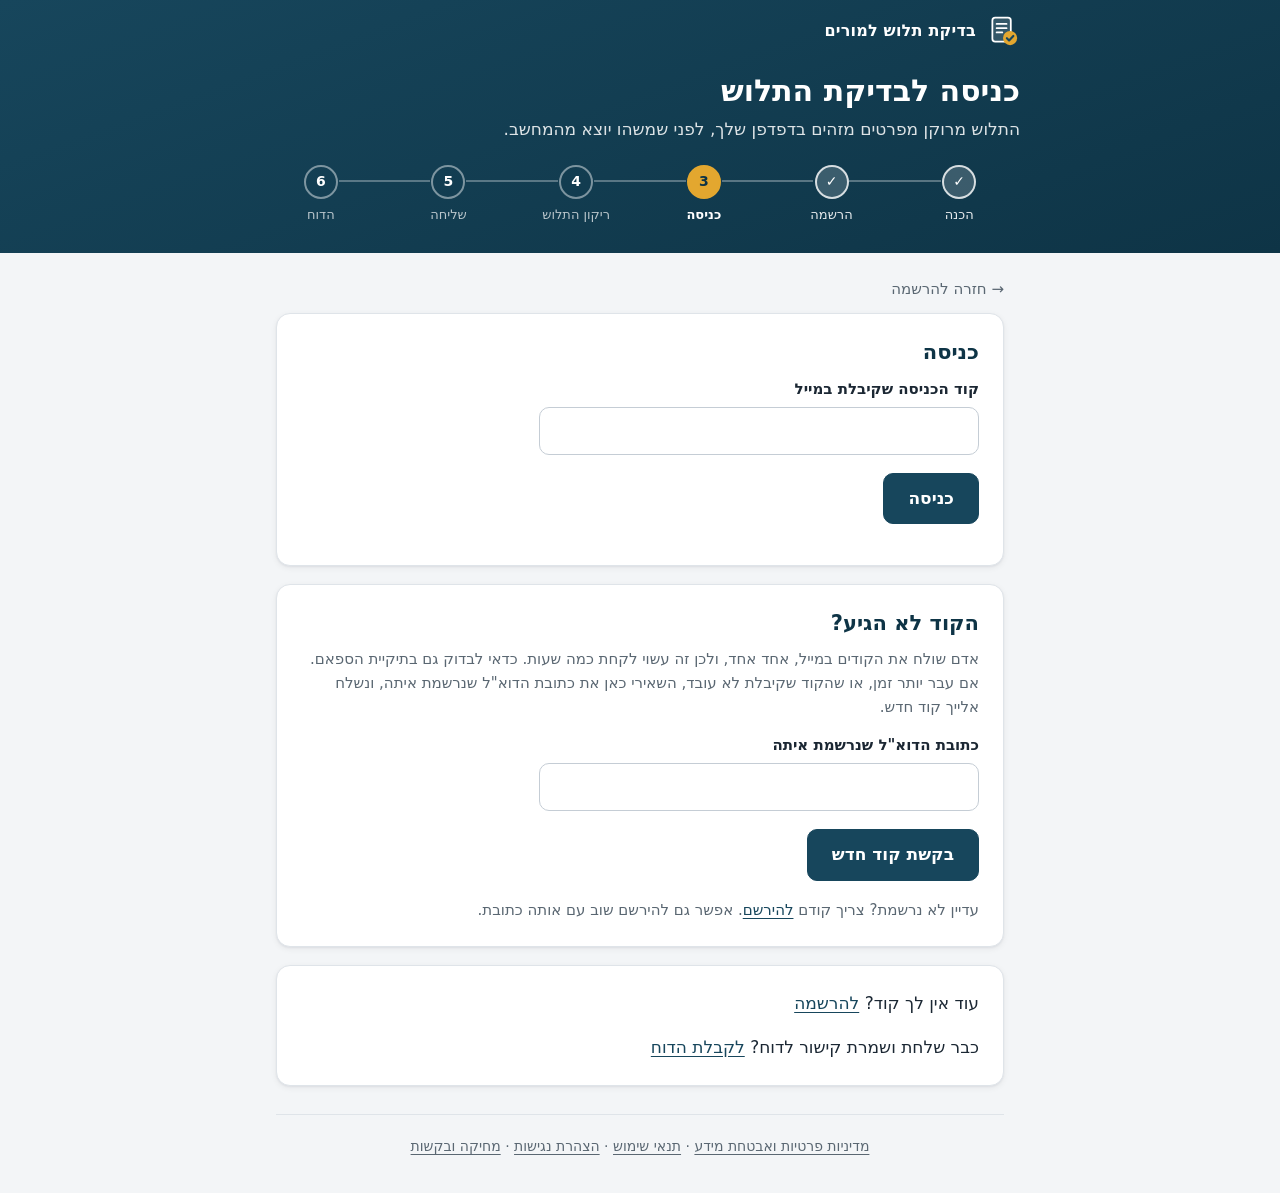
<file: index.html>
<!doctype html>
<html lang="he" dir="rtl">
<head>
<meta charset="utf-8">
<meta name="viewport" content="width=device-width, initial-scale=1">
<meta name="referrer" content="no-referrer">
<meta http-equiv="Content-Security-Policy" content="default-src 'none'; script-src 'self'; style-src 'self'; connect-src https://script.google.com/macros/s/AKfycbyGhnnzfXejxpYZVzX2U9uykm526udYM6G5hJUnQsLePHbiMElV_Y1z8CuSsRdPqZ1sxA/exec https://script.googleusercontent.com/macros/echo; img-src 'self'; form-action 'none'; base-uri 'none'">
<title>כניסה לבדיקת תלוש</title>
<link rel="stylesheet" href="style.css">
</head>
<body>
<header>
  <div class="brandbar"><img src="logo.svg" alt="" width="34" height="34"><span>בדיקת תלוש למורים</span></div>
  <h1>כניסה לבדיקת התלוש</h1>
  <p>התלוש מרוקן מפרטים מזהים בדפדפן שלך, לפני שמשהו יוצא מהמחשב.</p>
  <ol class="stepper" aria-label="שלבי הבדיקה"><li class="done"><a href="prepare.html">הכנה</a></li><li class="done"><a href="register.html">הרשמה</a></li><li aria-current="step"><a href="index.html">כניסה</a></li><li>ריקון התלוש</li><li>שליחה</li><li>הדוח</li></ol>
</header>
<main>
  <p class="back-link"><a href="register.html">→ חזרה להרשמה</a></p>
  <section>
    <h2>כניסה</h2>
    <p class="notice" id="resubmit-note" hidden><strong>העלאה חוזרת:</strong> הקלידי כאן את קוד ההעלאה החוזרת מדוח השגיאה. הקובץ החדש ייכנס לאותו תיק, והדוח יגיע לקישור שכבר שמרת.</p>
    <div class="fields">
      <label>קוד הכניסה שקיבלת במייל
        <input type="text" id="code" dir="ltr" autocomplete="off" autocapitalize="characters" spellcheck="false" maxlength="20">
      </label>
    </div>
    <button id="enter" type="button">כניסה</button>
    <p id="status" role="status" aria-live="polite"></p>
  </section>
  <section id="nocode">
    <h2>הקוד לא הגיע?</h2>
    <p class="hint">אדם שולח את הקודים במייל, אחד אחד, ולכן זה עשוי לקחת כמה שעות. כדאי לבדוק גם בתיקיית הספאם. אם עבר יותר זמן, או שהקוד שקיבלת לא עובד, השאירי כאן את כתובת הדוא"ל שנרשמת איתה, ונשלח אלייך קוד חדש.</p>
    <div class="fields">
      <label>כתובת הדוא"ל שנרשמת איתה
        <input type="email" id="nocode-email" dir="ltr" inputmode="email" autocomplete="email" maxlength="254">
      </label>
    </div>
    <button id="nocode-send" type="button">בקשת קוד חדש</button>
    <p id="nocode-status" role="status" aria-live="polite"></p>
    <p class="hint">עדיין לא נרשמת? צריך קודם <a href="register.html">להירשם</a>. אפשר גם להירשם שוב עם אותה כתובת.</p>
  </section>
  <section>
    <p>עוד אין לך קוד? <a href="register.html">להרשמה</a></p>
    <p>כבר שלחת ושמרת קישור לדוח? <a href="report.html">לקבלת הדוח</a></p>
  </section>
  <p class="footer-links"><a href="privacy.html">מדיניות פרטיות ואבטחת מידע</a> · <a href="terms.html">תנאי שימוש</a> · <a href="accessibility.html">הצהרת נגישות</a> · <a href="delete.html">מחיקה ובקשות</a></p>
</main>
<script src="config.js"></script>
<script src="api.js"></script>
<script src="crypto-box.js"></script>
<script src="entry.js"></script>
</body>
</html>
</file>
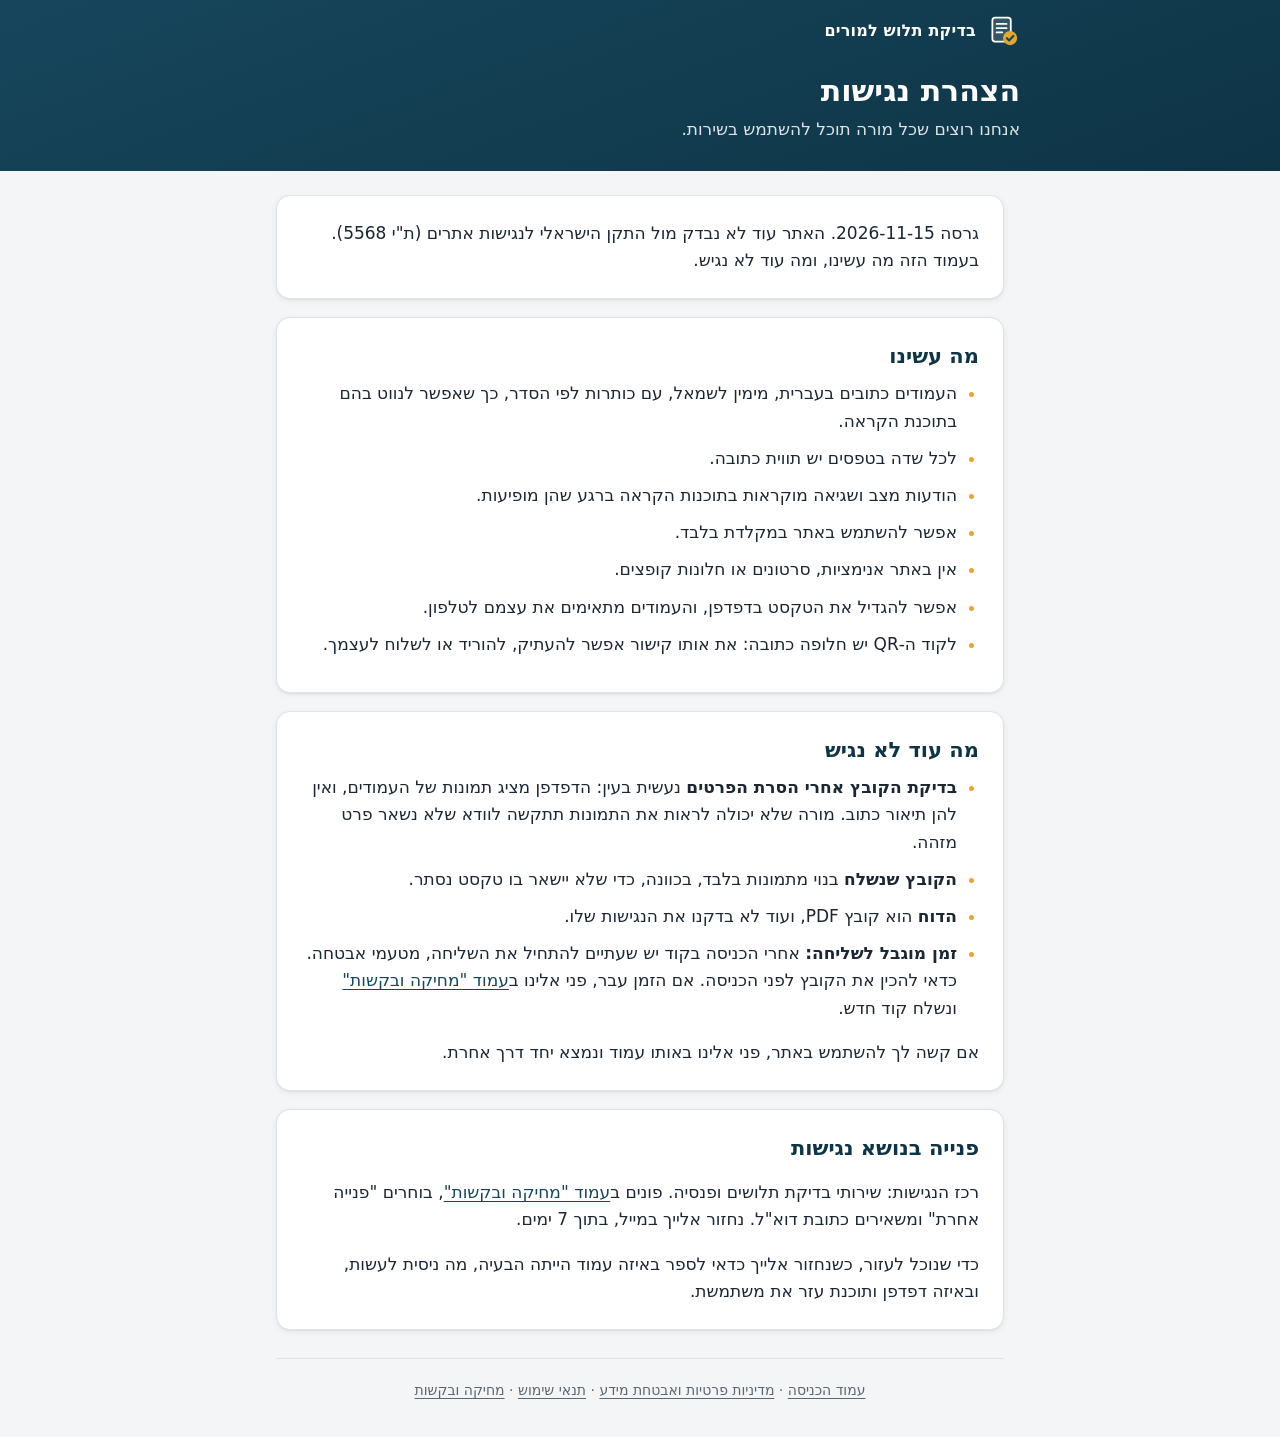
<file: accessibility.html>
<!doctype html>
<html lang="he" dir="rtl">
<head>
<meta charset="utf-8">
<meta name="viewport" content="width=device-width, initial-scale=1">
<meta name="referrer" content="no-referrer">
<!-- A page of text only: no scripts and no network. -->
<meta http-equiv="Content-Security-Policy" content="default-src 'none'; style-src 'self'; img-src 'self'; form-action 'none'; base-uri 'none'">
<title>הצהרת נגישות</title>
<link rel="stylesheet" href="style.css">
</head>
<body>
<!-- Write only what was actually done. Don't claim conformance with ת"י 5568 until a check against it was made and
     its date is written here (נוהל_ציות_משפטי.md, sections 6 and 8). Whether the regulations apply to a free
     service run by one person is a question for the lawyer (פרטיות_ואבטחה_לקחים_מתלושי.md, item 8). -->
<header>
  <div class="brandbar"><img src="logo.svg" alt="" width="34" height="34"><span>בדיקת תלוש למורים</span></div>
  <h1>הצהרת נגישות</h1>
  <p>אנחנו רוצים שכל מורה תוכל להשתמש בשירות.</p>
</header>
<main>
  <section>
    <p>גרסה 2026-11-15. האתר עוד לא נבדק מול התקן הישראלי לנגישות אתרים (ת"י 5568). בעמוד הזה מה עשינו, ומה עוד לא נגיש.</p>
  </section>

  <section>
    <h2>מה עשינו</h2>
    <ul class="points">
      <li>העמודים כתובים בעברית, מימין לשמאל, עם כותרות לפי הסדר, כך שאפשר לנווט בהם בתוכנת הקראה.</li>
      <li>לכל שדה בטפסים יש תווית כתובה.</li>
      <li>הודעות מצב ושגיאה מוקראות בתוכנות הקראה ברגע שהן מופיעות.</li>
      <li>אפשר להשתמש באתר במקלדת בלבד.</li>
      <li>אין באתר אנימציות, סרטונים או חלונות קופצים.</li>
      <li>אפשר להגדיל את הטקסט בדפדפן, והעמודים מתאימים את עצמם לטלפון.</li>
      <li>לקוד ה-QR יש חלופה כתובה: את אותו קישור אפשר להעתיק, להוריד או לשלוח לעצמך.</li>
    </ul>
  </section>

  <section>
    <h2>מה עוד לא נגיש</h2>
    <ul class="points">
      <li><strong>בדיקת הקובץ אחרי הסרת הפרטים</strong> נעשית בעין: הדפדפן מציג תמונות של העמודים, ואין להן תיאור כתוב. מורה שלא יכולה לראות את התמונות תתקשה לוודא שלא נשאר פרט מזהה.</li>
      <li><strong>הקובץ שנשלח</strong> בנוי מתמונות בלבד, בכוונה, כדי שלא יישאר בו טקסט נסתר.</li>
      <li><strong>הדוח</strong> הוא קובץ PDF, ועוד לא בדקנו את הנגישות שלו.</li>
      <li><strong>זמן מוגבל לשליחה:</strong> אחרי הכניסה בקוד יש שעתיים להתחיל את השליחה, מטעמי אבטחה. כדאי להכין את הקובץ לפני הכניסה. אם הזמן עבר, פני אלינו ב<a href="delete.html">עמוד "מחיקה ובקשות"</a> ונשלח קוד חדש.</li>
    </ul>
    <p>אם קשה לך להשתמש באתר, פני אלינו באותו עמוד ונמצא יחד דרך אחרת.</p>
  </section>

  <section>
    <h2>פנייה בנושא נגישות</h2>
    <p>רכז הנגישות: שירותי בדיקת תלושים ופנסיה. פונים ב<a href="delete.html">עמוד "מחיקה ובקשות"</a>, בוחרים "פנייה אחרת" ומשאירים כתובת דוא"ל. נחזור אלייך במייל, בתוך 7 ימים.</p>
    <p>כדי שנוכל לעזור, כשנחזור אלייך כדאי לספר באיזה עמוד הייתה הבעיה, מה ניסית לעשות, ובאיזה דפדפן ותוכנת עזר את משתמשת.</p>
  </section>

  <p class="footer-links"><a href="index.html">עמוד הכניסה</a> · <a href="privacy.html">מדיניות פרטיות ואבטחת מידע</a> · <a href="terms.html">תנאי שימוש</a> · <a href="delete.html">מחיקה ובקשות</a></p>
</main>
</body>
</html>
</file>
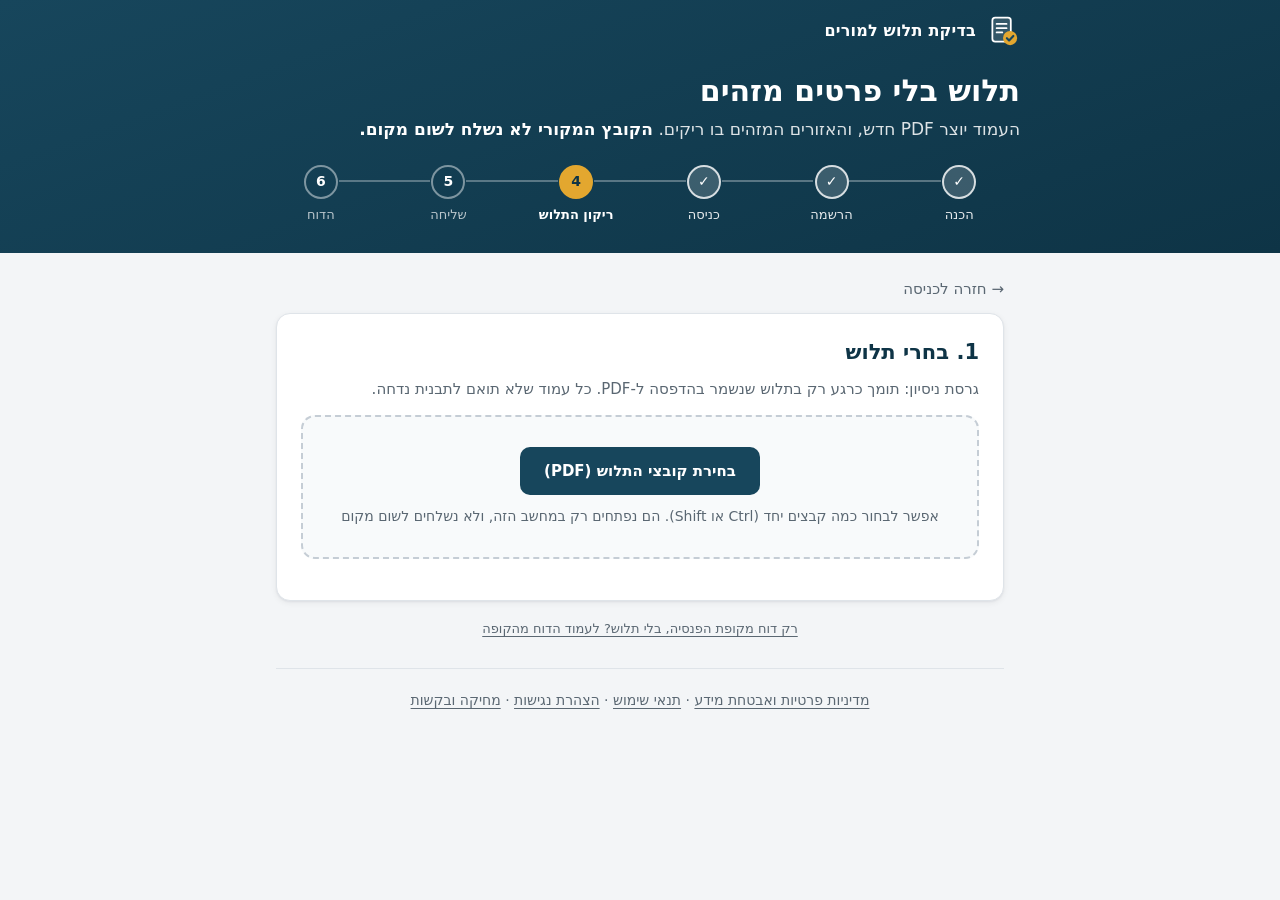
<file: blank.html>
<!doctype html>
<html lang="he" dir="rtl">
<head>
<meta charset="utf-8">
<meta name="viewport" content="width=device-width, initial-scale=1">
<!-- connect-src 'none' stays on this page for good. tools/build_site.py refuses to build without it. -->
<meta http-equiv="Content-Security-Policy" content="default-src 'none'; script-src 'self'; worker-src 'self' blob:; style-src 'self'; connect-src 'none'; img-src 'self' data: blob:; font-src 'none'; form-action 'none'; base-uri 'none'">
<title>תלוש בלי פרטים מזהים</title>
<link rel="stylesheet" href="style.css">
</head>
<body>
<header>
  <div class="brandbar"><img src="logo.svg" alt="" width="34" height="34"><span>בדיקת תלוש למורים</span></div>
  <h1>תלוש בלי פרטים מזהים</h1>
  <p>העמוד יוצר PDF חדש, והאזורים המזהים בו ריקים. <strong>הקובץ המקורי לא נשלח לשום מקום.</strong></p>
  <ol class="stepper" aria-label="שלבי הבדיקה"><li class="done"><a href="prepare.html">הכנה</a></li><li class="done"><a href="register.html">הרשמה</a></li><li class="done"><a href="index.html">כניסה</a></li><li aria-current="step">ריקון התלוש</li><li>שליחה</li><li>הדוח</li></ol>
</header>
<main>
  <p class="back-link"><a href="index.html">→ חזרה לכניסה</a></p>
  <section>
    <h2>1. בחרי תלוש</h2>
    <p class="hint">גרסת ניסיון: תומך כרגע רק בתלוש שנשמר בהדפסה ל-PDF. כל עמוד שלא תואם לתבנית נדחה.</p>
    <label class="dropzone">
      <input type="file" id="pdf" accept="application/pdf" multiple>
      <span class="dz-title">בחירת קובצי התלוש (PDF)</span>
      <span class="dz-hint">אפשר לבחור כמה קבצים יחד (Ctrl או Shift). הם נפתחים רק במחשב הזה, ולא נשלחים לשום מקום</span>
    </label>
    <p id="status" role="status" aria-live="polite"></p>
    <div class="notice" id="unknown-doc" hidden>
      <p><strong>לא הצלחנו לזהות את המסמך</strong> (<span id="unknown-where"></span> לא דומה לתלוש שאנחנו מכירים). זה בסדר: נעבור לעמוד שבו נציע לך מה להסתיר, לפי הכותרות בתלוש ולפי פרטים שתמלאי אם תרצי, ואת תשלימי ותסמני בעצמך.</p>
      <p><a class="button primary" id="unknown-go" href="pension.html?doc=payslip">המשך להסתרה בעצמי</a></p>
      <p class="hint">בעמוד הבא צריך לבחור שוב את אותו קובץ. הוא לא נשמר בדרך.</p>
    </div>
  </section>
  <section id="results" hidden>
    <h2>2. בדקי את התוצאה</h2>
    <div class="notice">
      <p><strong>חשוב:</strong> עברי על העמודים ובדקי שלא נשאר שם, מספר זהות, כתובת, בנק או שם בית ספר. הסכומים נשארים כמו שהם, ולכן גם אחרי המחיקה ייתכן שאפשר לזהות אדם לפי השכר. אי אפשר להבטיח אנונימיות מלאה.</p>
    </div>
    <div class="notice consent">
      <p><strong>נשאר פרט מזהה?</strong> התוכנה שלנו כבר רוקנה את האזורים המזהים שאנחנו מכירים בתלוש. אם לדעתך יש עוד משהו שצריך להסתיר, מפעילים "סימון ידני" וגוררים מלבן עליו. רק לא להסתיר סכומים, שעות או חודשים, כי הבדיקה צריכה אותם.</p>
    </div>
    <div class="actions">
      <button id="mark" type="button" aria-pressed="false">סימון ידני: כבוי</button>
      <button id="undo" type="button" disabled>ביטול הסימון האחרון</button>
    </div>
    <p class="hint" id="mark-hint" hidden>גוררים מלבן על הפרט שצריך להסתיר. כשהסימון פועל, גוללים מחוץ לעמודים, או מכבים אותו.</p>
    <p class="hint" id="sample-note"></p>
    <button id="show-all" type="button" hidden>הצגת כל העמודים</button>
    <div id="pages"></div>
    <label class="check"><input type="checkbox" id="confirm"> <span id="confirm-text">בדקתי את כל העמודים</span></label>
    <label class="check"><input type="checkbox" id="want-pension"> <span><strong>אני רוצה גם בדיקה של ההפרשות לפנסיה.</strong> לפני השליחה תעברי לעמוד שמסתיר את הפרטים בדוח מקרן הפנסיה או מהקופה. התלושים והדוח יישלחו יחד, לאותו תיק.</span></label>
    <div class="actions">
      <button id="next" class="primary" type="button" disabled hidden>שליחה אלינו לבדיקה</button>
      <button id="save" type="button" disabled>שמירת עותק במחשב</button>
    </div>
    <p class="hint" id="no-ticket" hidden>לשליחה צריך את קוד הכניסה שקיבלת במייל. נבקש אותו בשלב הבא, והקובץ יחכה בדפדפן.</p>
  </section>
  <p class="small-link"><a href="pension.html">רק דוח מקופת הפנסיה, בלי תלוש? לעמוד הדוח מהקופה</a></p>
  <p class="footer-links"><a href="privacy.html">מדיניות פרטיות ואבטחת מידע</a> · <a href="terms.html">תנאי שימוש</a> · <a href="accessibility.html">הצהרת נגישות</a> · <a href="delete.html">מחיקה ובקשות</a></p>
</main>
<script src="vendor/pdf.min.js"></script>
<script src="blank-zones.js"></script>
<script src="blank-pdf.js"></script>
<script src="split.js"></script>
<script src="handoff.js"></script>
<script src="marks.js"></script>
<script src="blank-app.js"></script>
</body>
</html>
</file>
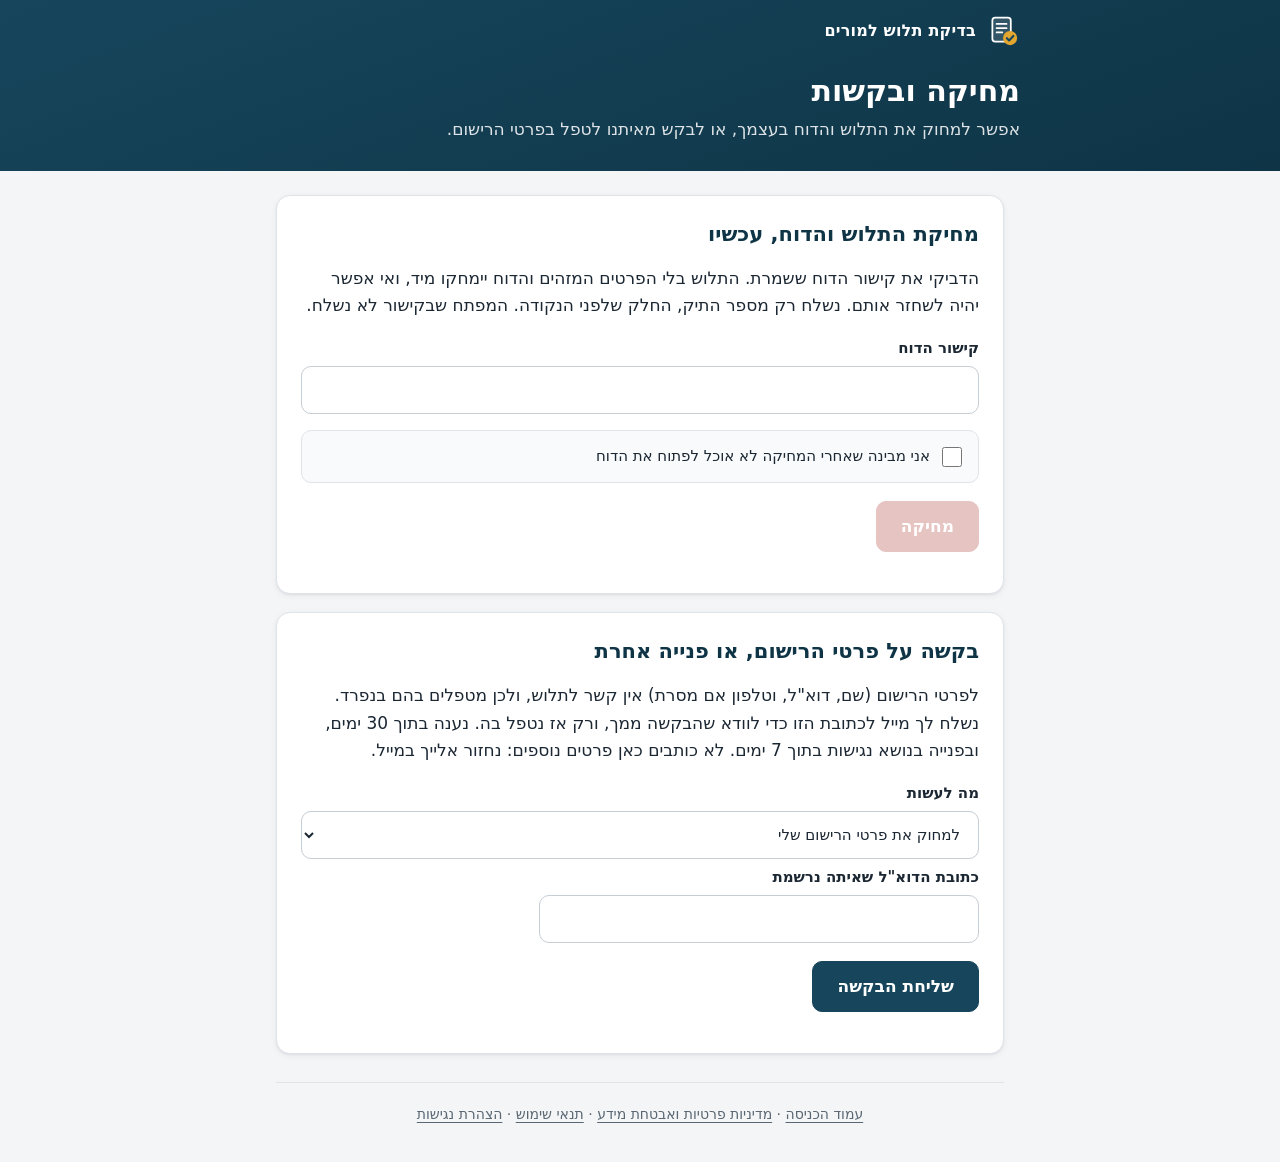
<file: delete.html>
<!doctype html>
<html lang="he" dir="rtl">
<head>
<meta charset="utf-8">
<meta name="viewport" content="width=device-width, initial-scale=1">
<!-- A report link pasted here carries the key after the #. Only the case number, before the dot, is sent. -->
<meta name="referrer" content="no-referrer">
<meta http-equiv="Content-Security-Policy" content="default-src 'none'; script-src 'self'; style-src 'self'; connect-src https://script.google.com/macros/s/AKfycbyGhnnzfXejxpYZVzX2U9uykm526udYM6G5hJUnQsLePHbiMElV_Y1z8CuSsRdPqZ1sxA/exec https://script.googleusercontent.com/macros/echo; img-src 'self'; form-action 'none'; base-uri 'none'">
<title>מחיקה ובקשות</title>
<link rel="stylesheet" href="style.css">
</head>
<body>
<header>
  <div class="brandbar"><img src="logo.svg" alt="" width="34" height="34"><span>בדיקת תלוש למורים</span></div>
  <h1>מחיקה ובקשות</h1>
  <p>אפשר למחוק את התלוש והדוח בעצמך, או לבקש מאיתנו לטפל בפרטי הרישום.</p>
</header>
<main>
  <section>
    <h2>מחיקת התלוש והדוח, עכשיו</h2>
    <p>הדביקי את קישור הדוח ששמרת. התלוש בלי הפרטים המזהים והדוח יימחקו מיד, ואי אפשר יהיה לשחזר אותם. נשלח רק מספר התיק, החלק שלפני הנקודה. המפתח שבקישור לא נשלח.</p>
    <label>קישור הדוח
      <input type="text" id="link" dir="ltr" autocomplete="off">
    </label>
    <label class="check"><input type="checkbox" id="sure"> אני מבינה שאחרי המחיקה לא אוכל לפתוח את הדוח</label>
    <button id="delete" class="danger" type="button" disabled>מחיקה</button>
    <p id="delete-status" role="status" aria-live="polite"></p>
  </section>

  <section>
    <h2>בקשה על פרטי הרישום, או פנייה אחרת</h2>
    <p>לפרטי הרישום (שם, דוא"ל, וטלפון אם מסרת) אין קשר לתלוש, ולכן מטפלים בהם בנפרד. נשלח לך מייל לכתובת הזו כדי לוודא שהבקשה ממך, ורק אז נטפל בה. נענה בתוך 30 ימים, ובפנייה בנושא נגישות בתוך 7 ימים. לא כותבים כאן פרטים נוספים: נחזור אלייך במייל.</p>
    <label>מה לעשות
      <select id="type">
        <option value="delete">למחוק את פרטי הרישום שלי</option>
        <option value="view">לראות איזה מידע יש עליי</option>
        <option value="correct">לתקן פרטים</option>
        <option value="help">פנייה אחרת: נגישות, קוד חדש, שאלה</option>
      </select>
    </label>
    <div class="fields">
      <label>כתובת הדוא"ל שאיתה נרשמת
        <input type="email" id="email" dir="ltr" autocomplete="email" inputmode="email" maxlength="254">
      </label>
      <div class="trap" aria-hidden="true">
        <label>אתר
          <input type="text" id="website" tabindex="-1" autocomplete="off">
        </label>
      </div>
    </div>
    <button id="request" type="button">שליחת הבקשה</button>
    <p id="request-status" role="status" aria-live="polite"></p>
  </section>
  <p class="footer-links"><a href="index.html">עמוד הכניסה</a> · <a href="privacy.html">מדיניות פרטיות ואבטחת מידע</a> · <a href="terms.html">תנאי שימוש</a> · <a href="accessibility.html">הצהרת נגישות</a></p>
</main>
<script src="config.js"></script>
<script src="api.js"></script>
<script src="crypto-box.js"></script>
<script src="delete.js"></script>
</body>
</html>
</file>
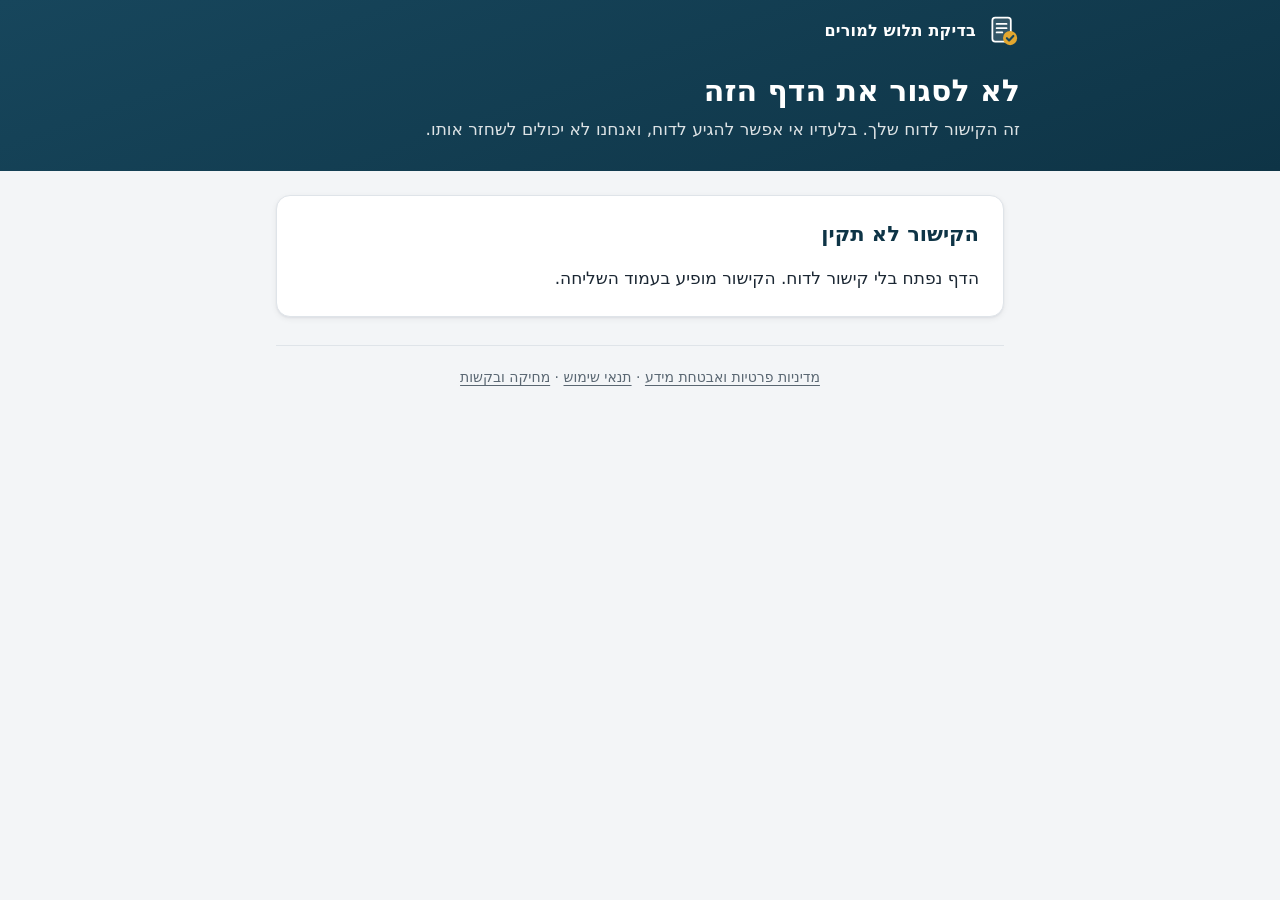
<file: keep.html>
<!doctype html>
<html lang="he" dir="rtl">
<head>
<meta charset="utf-8">
<meta name="viewport" content="width=device-width, initial-scale=1">
<meta name="referrer" content="no-referrer">
<meta name="robots" content="noindex, nofollow">
<!-- Opened by the sending page so the report link stays in front of her. It holds the link only after the #, which
     the browser never sends anywhere, and it makes no network call of its own. -->
<meta http-equiv="Content-Security-Policy" content="default-src 'none'; script-src 'self'; style-src 'self'; connect-src 'none'; img-src 'self'; form-action 'none'; base-uri 'none'">
<title>לא לסגור: הקישור לדוח שלך</title>
<link rel="stylesheet" href="style.css">
</head>
<body>
<header>
  <div class="brandbar"><img src="logo.svg" alt="" width="34" height="34"><span>בדיקת תלוש למורים</span></div>
  <h1>לא לסגור את הדף הזה</h1>
  <p>זה הקישור לדוח שלך. בלעדיו אי אפשר להגיע לדוח, ואנחנו לא יכולים לשחזר אותו.</p>
</header>
<main>
  <section id="bad" hidden>
    <h2>הקישור לא תקין</h2>
    <p>הדף נפתח בלי קישור לדוח. הקישור מופיע בעמוד השליחה.</p>
  </section>

  <section id="keep" hidden>
    <p class="notice" id="send-state" role="status" aria-live="polite">כדי לשלוח את הקבצים, חזרי ללשונית "שליחת התלוש" ולחצי "הצפנה ושליחה". את הדף הזה משאירים פתוח.</p>
    <h2>הקישור לדוח</h2>
    <p class="link-box" id="link" dir="ltr"></p>
    <div class="actions">
      <button id="copy" type="button">העתקת הקישור</button>
      <a class="button" id="open" href="#" target="_blank" rel="noopener">פתיחת הדוח (כשיהיה מוכן)</a>
    </div>
    <p id="copied" role="status" aria-live="polite"></p>
    <canvas id="qr" class="qr" role="img" aria-label="קוד QR של קישור הדוח"></canvas>
    <p class="hint">אפשר לצלם את הקוד בטלפון. כדאי גם להוסיף את הדף למועדפים (Ctrl+D), כדי למצוא אותו גם אחרי שהמחשב ייסגר.</p>
  </section>
  <p class="footer-links"><a href="privacy.html">מדיניות פרטיות ואבטחת מידע</a> · <a href="terms.html">תנאי שימוש</a> · <a href="delete.html">מחיקה ובקשות</a></p>
</main>
<script src="crypto-box.js"></script>
<script src="vendor/qrcode.js"></script>
<script src="qr-draw.js"></script>
<script src="keep.js"></script>
</body>
</html>
</file>
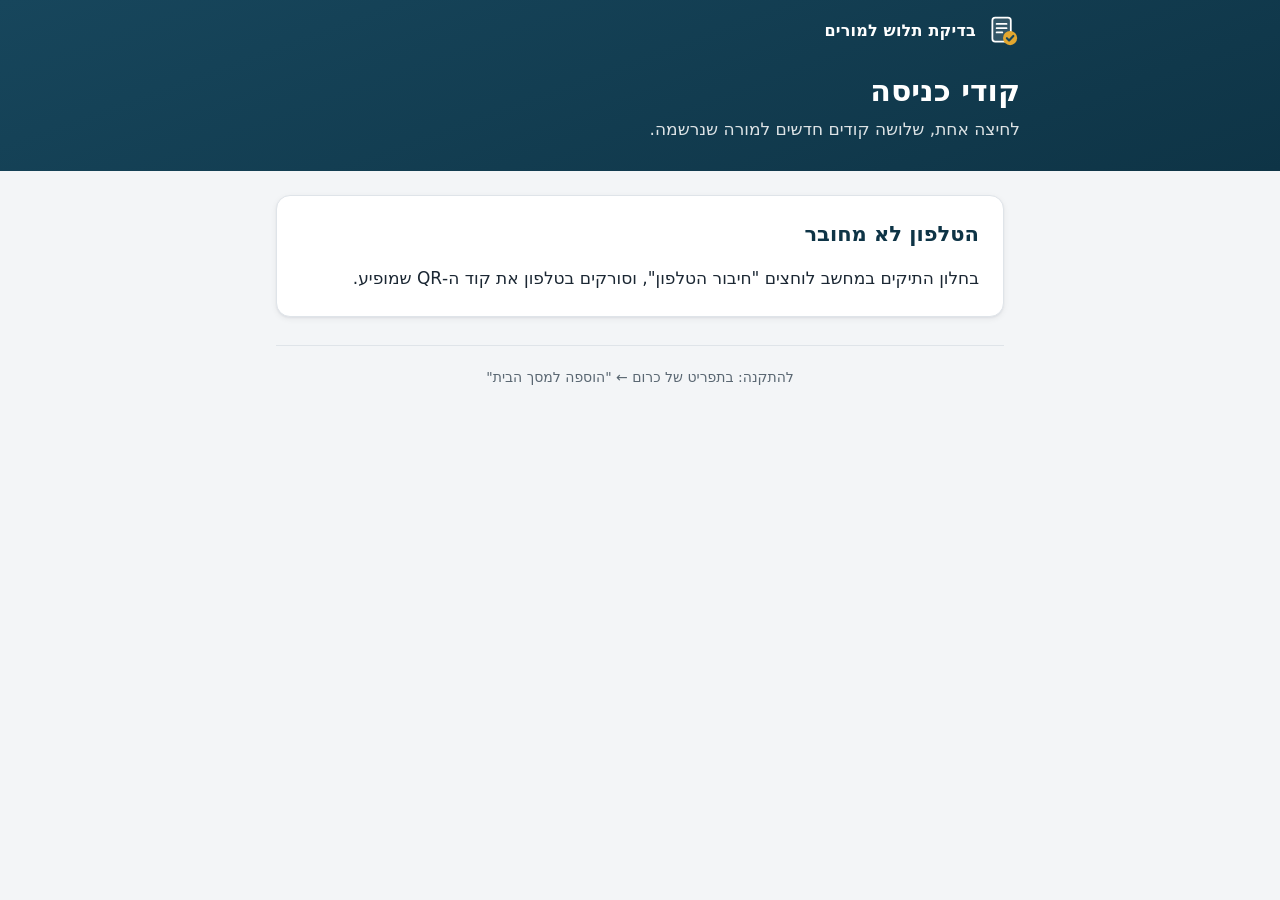
<file: op.html>
<!doctype html>
<html lang="he" dir="rtl">
<head>
<meta charset="utf-8">
<meta name="viewport" content="width=device-width, initial-scale=1">
<meta name="referrer" content="no-referrer">
<meta name="robots" content="noindex, nofollow">
<meta name="theme-color" content="#17465c">
<!-- The operator's phone app. Not linked from any teacher page. Without the phone key it can do nothing; the key
     arrives once in the address after the #, is kept in this phone's storage, and is never in the page itself. -->
<meta http-equiv="Content-Security-Policy" content="default-src 'none'; script-src 'self'; style-src 'self'; connect-src https://script.google.com/macros/s/AKfycbyGhnnzfXejxpYZVzX2U9uykm526udYM6G5hJUnQsLePHbiMElV_Y1z8CuSsRdPqZ1sxA/exec https://script.googleusercontent.com/macros/echo; img-src 'self'; manifest-src 'self'; form-action 'none'; base-uri 'none'">
<title>קודי כניסה</title>
<link rel="manifest" href="manifest.json">
<link rel="icon" href="icon-192.png">
<link rel="apple-touch-icon" href="icon-192.png">
<link rel="stylesheet" href="style.css">
</head>
<body>
<header>
  <div class="brandbar"><img src="logo.svg" alt="" width="34" height="34"><span>בדיקת תלוש למורים</span></div>
  <h1>קודי כניסה</h1>
  <p>לחיצה אחת, שלושה קודים חדשים למורה שנרשמה.</p>
</header>
<main>
  <section id="not-linked" hidden>
    <h2>הטלפון לא מחובר</h2>
    <p>בחלון התיקים במחשב לוחצים "חיבור הטלפון", וסורקים בטלפון את קוד ה-QR שמופיע.</p>
  </section>

  <section id="app" hidden>
    <button id="make" type="button">3 קודים חדשים</button>
    <p id="status" role="status" aria-live="polite"></p>
    <div id="result" hidden>
      <ol class="codes" id="codes"></ol>
      <div class="fields">
        <label>המייל של המורה (מהגיליון, עמודה B)
          <input type="email" id="email" dir="ltr" inputmode="email" autocomplete="off" maxlength="254">
        </label>
      </div>
      <div class="actions">
        <a class="button primary" id="mail" href="#">מייל עם שלושת הקודים</a>
        <button id="copy" type="button">העתקת ההודעה</button>
      </div>
      <p class="hint">אפשר לשלוח קוד אחד (הכפתור ליד כל קוד), או את שלושתם בהודעה אחת. כל קוד עובד פעם אחת. קוד שלא נשלח פשוט פג בסוף התקופה. אחרי השליחה מסמנים "נשלח" בגיליון.</p>
    </div>
  </section>
  <p class="footer-links">להתקנה: בתפריט של כרום ← "הוספה למסך הבית"</p>
</main>
<script src="config.js"></script>
<script src="api.js"></script>
<script src="op.js"></script>
</body>
</html>
</file>
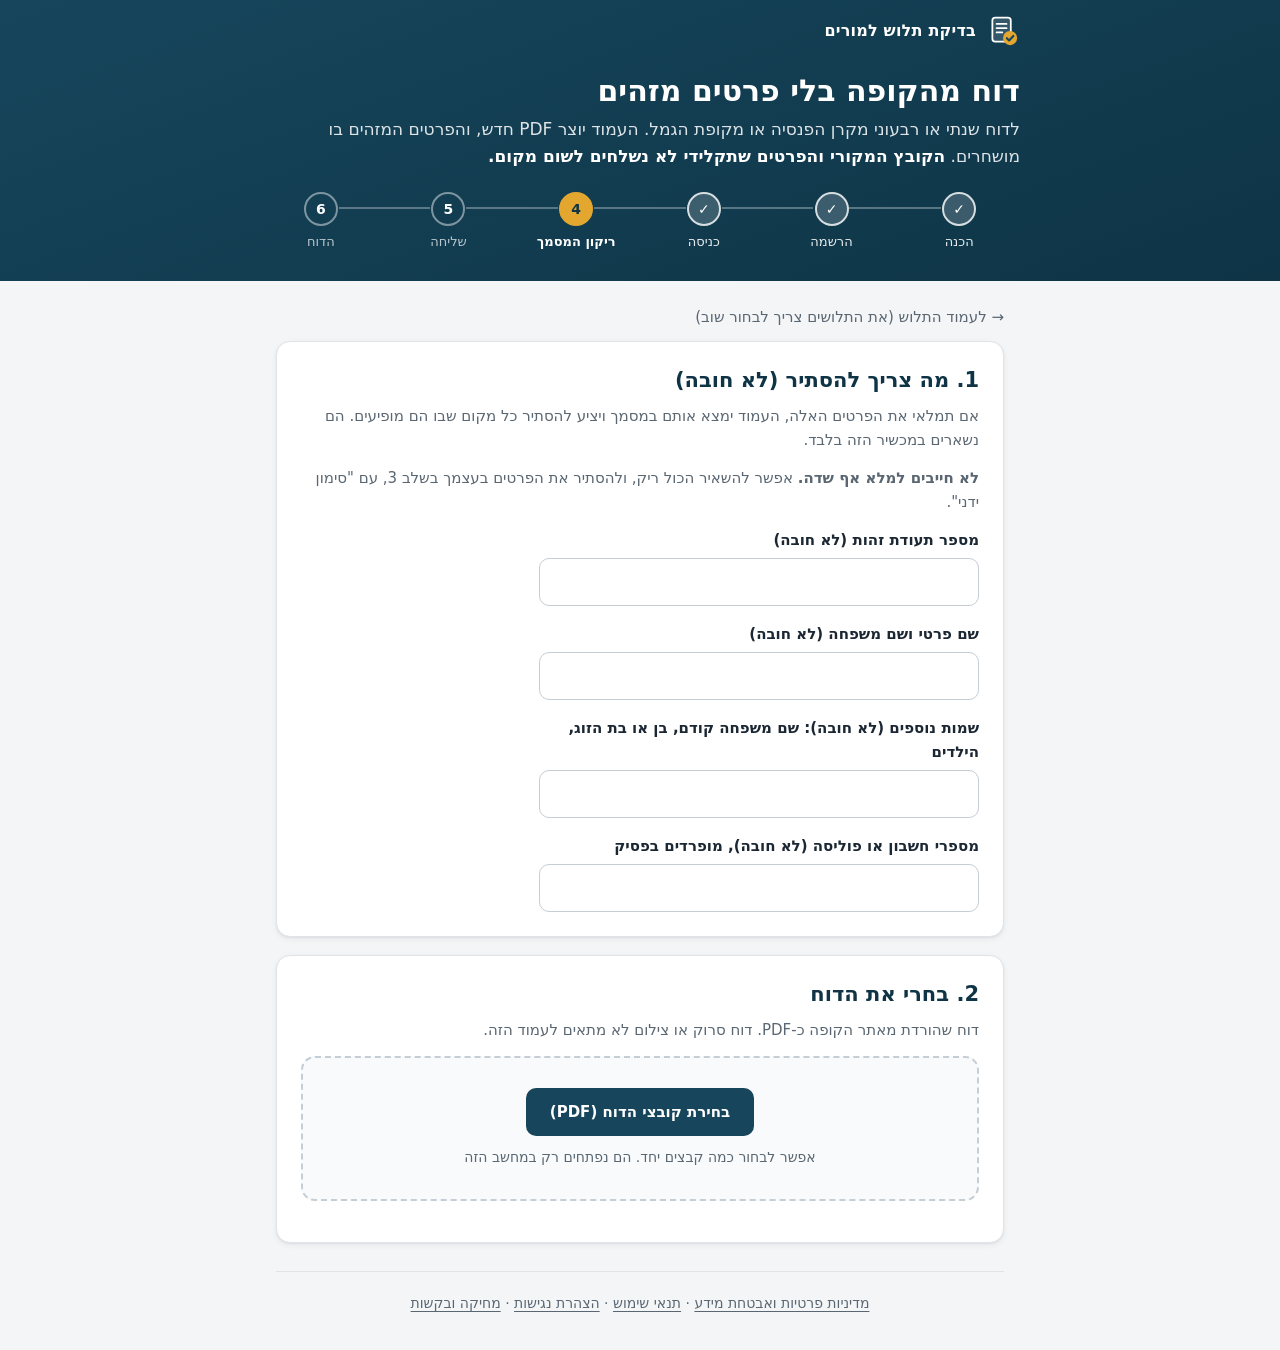
<file: pension.html>
<!doctype html>
<html lang="he" dir="rtl">
<head>
<meta charset="utf-8">
<meta name="viewport" content="width=device-width, initial-scale=1">
<!-- connect-src 'none' stays on this page for good, as on blank.html. tools/build_site.py refuses to build without it.
     One page for every document but the recognised payslip, by ?doc=:
       pension (default)  a report from a pension fund or provident fund
       keren              a report from a training fund (קרן השתלמות); the same circular, the same labels
       payslip            a payslip the payslip page didn't recognise
       other              any other document she wants to add (Form 106, an employment letter...)
     data-doc lists the documents an element shows for, separated by spaces. -->
<meta http-equiv="Content-Security-Policy" content="default-src 'none'; script-src 'self'; worker-src 'self' blob:; style-src 'self'; connect-src 'none'; img-src 'self' data: blob:; font-src 'none'; form-action 'none'; base-uri 'none'">
<title>מסמך בלי פרטים מזהים</title>
<link rel="stylesheet" href="style.css">
</head>
<body>
<header>
  <div class="brandbar"><img src="logo.svg" alt="" width="34" height="34"><span>בדיקת תלוש למורים</span></div>
  <h1 data-doc="pension">דוח מהקופה בלי פרטים מזהים</h1>
  <h1 data-doc="keren" hidden>דוח מקרן ההשתלמות בלי פרטים מזהים</h1>
  <h1 data-doc="payslip" hidden>תלוש בלי פרטים מזהים</h1>
  <h1 data-doc="other" hidden>מסמך נוסף בלי פרטים מזהים</h1>
  <p data-doc="pension">לדוח שנתי או רבעוני מקרן הפנסיה או מקופת הגמל. העמוד יוצר PDF חדש, והפרטים המזהים בו מושחרים. <strong>הקובץ המקורי והפרטים שתקלידי לא נשלחים לשום מקום.</strong></p>
  <p data-doc="keren" hidden>לדוח שנתי או רבעוני מקרן ההשתלמות. העמוד יוצר PDF חדש, והפרטים המזהים בו מושחרים. <strong>הקובץ המקורי והפרטים שתקלידי לא נשלחים לשום מקום.</strong></p>
  <p data-doc="payslip" hidden>העמוד יוצר PDF חדש, והפרטים המזהים בו מושחרים. <strong>הקובץ המקורי והפרטים שתקלידי לא נשלחים לשום מקום.</strong></p>
  <p data-doc="other" hidden>כל מסמך שיכול לעזור לבדיקה: טופס 106, אישור העסקה, מכתב על דרגה, ותק או גמול, אישור לימודים. העמוד יוצר PDF חדש, והפרטים המזהים בו מושחרים. <strong>הקובץ המקורי והפרטים שתקלידי לא נשלחים לשום מקום.</strong></p>
  <ol class="stepper" aria-label="שלבי הבדיקה"><li class="done"><a href="prepare.html">הכנה</a></li><li class="done"><a href="register.html">הרשמה</a></li><li class="done"><a href="index.html">כניסה</a></li><li aria-current="step"><span data-doc="pension keren other">ריקון המסמך</span><span data-doc="payslip" hidden>ריקון התלוש</span></li><li>שליחה</li><li>הדוח</li></ol>
</header>
<main>
  <p class="back-link" data-doc="pension keren other"><a href="blank.html">→ לעמוד התלוש (את התלושים צריך לבחור שוב)</a></p>
  <p class="back-link" data-doc="payslip" hidden><a href="blank.html">→ חזרה לעמוד התלוש</a></p>
  <div class="notice" data-doc="payslip" hidden>
    <p><strong>לא הצלחנו לזהות את התלוש באופן אוטומטי.</strong> לכן נציע כאן מה להסתיר, לפי הכותרות בתלוש ולפי הפרטים שתמלאי, ואת תשלימי ותתקני בעצמך. אפשר גם לא למלא כלום ולהסתיר הכול בעצמך.</p>
  </div>
  <div class="notice" data-doc="other" hidden>
    <p><strong>במסמך כזה אין לנו תבנית קבועה.</strong> נציע מה להסתיר לפי כותרות נפוצות ולפי הפרטים שתמלאי, ואת תשלימי ותתקני בעצמך.</p>
  </div>
  <p class="notice" id="waiting" hidden></p>

  <section>
    <h2>1. מה צריך להסתיר (לא חובה)</h2>
    <p class="hint">אם תמלאי את הפרטים האלה, העמוד ימצא אותם במסמך ויציע להסתיר כל מקום שבו הם מופיעים. הם נשארים במכשיר הזה בלבד.</p>
    <p class="hint"><strong>לא חייבים למלא אף שדה.</strong> אפשר להשאיר הכול ריק, ולהסתיר את הפרטים בעצמך בשלב 3, עם "סימון ידני".</p>
    <div class="fields">
      <label>מספר תעודת זהות (לא חובה)
        <input type="text" id="id" dir="ltr" inputmode="numeric" autocomplete="off" maxlength="12">
      </label>
      <label>שם פרטי ושם משפחה (לא חובה)
        <input type="text" id="name" autocomplete="off" maxlength="80">
      </label>
      <label><span data-doc="pension keren">שמות נוספים (לא חובה): שם משפחה קודם, בן או בת הזוג, הילדים</span><span data-doc="payslip other" hidden>שמות נוספים (לא חובה): שם משפחה קודם, שם בית הספר, שם פקיד השכר</span>
        <input type="text" id="others" autocomplete="off" maxlength="300">
      </label>
      <label><span data-doc="pension keren">מספרי חשבון או פוליסה (לא חובה), מופרדים בפסיק</span><span data-doc="payslip other" hidden>מספר עובד, מספרי חשבון (לא חובה), מופרדים בפסיק</span>
        <input type="text" id="accounts" dir="ltr" autocomplete="off" maxlength="300">
      </label>
    </div>
  </section>

  <section>
    <h2 data-doc="pension keren">2. בחרי את הדוח</h2>
    <h2 data-doc="payslip" hidden>2. בחרי שוב את התלוש</h2>
    <h2 data-doc="other" hidden>2. בחרי את המסמך</h2>
    <p class="hint" data-doc="pension">דוח שהורדת מאתר הקופה כ-PDF. דוח סרוק או צילום לא מתאים לעמוד הזה.</p>
    <p class="hint" data-doc="keren" hidden>דוח שהורדת מהאזור האישי של קרן ההשתלמות כ-PDF. דוח סרוק או צילום לא מתאים לעמוד הזה.</p>
    <p class="hint" data-doc="payslip" hidden>אותו קובץ שבחרת בעמוד הקודם. בעמוד סרוק או מצולם לא נוכל להציע מה להסתיר, ותסמני בעצמך.</p>
    <p class="hint" data-doc="other" hidden>עדיף PDF שהורדת. אפשר גם מסמך סרוק: בעמוד כזה לא נוכל להציע מה להסתיר, ותסמני בעצמך.</p>
    <label class="dropzone">
      <input type="file" id="pdf" accept="application/pdf" multiple>
      <span class="dz-title" data-doc="pension keren">בחירת קובצי הדוח (PDF)</span>
      <span class="dz-title" data-doc="payslip" hidden>בחירת קובצי התלוש (PDF)</span>
      <span class="dz-title" data-doc="other" hidden>בחירת המסמך (PDF)</span>
      <span class="dz-hint" id="dz-hint">אפשר לבחור כמה קבצים יחד. הם נפתחים רק במחשב הזה</span>
    </label>
    <p id="status" role="status" aria-live="polite"></p>
  </section>

  <section id="results" hidden>
    <h2>3. בדקי את ההצעה שלנו, ותקני אותה</h2>
    <div class="notice">
      <p><strong>האחריות להסתיר את הפרטים המזהים היא שלך.</strong> לפני השליחה צריך שבכל העמודים יהיו מוסתרים:</p>
      <ul class="points" data-doc="pension keren">
        <li>שם, שם משפחה קודם ומספר תעודת זהות</li>
        <li>כתובת, טלפון ודוא"ל</li>
        <li>תאריך לידה, מצב משפחתי ומין</li>
        <li>שמות ופרטים של בן או בת הזוג ושל הילדים</li>
        <li>שם המעסיק, ושם הסוכן או היועץ</li>
        <li>מספרי חשבון, פוליסה ותיק ניכויים</li>
      </ul>
      <ul class="points" data-doc="payslip other" hidden>
        <li>שם, מספר תעודת זהות ומספר עובד</li>
        <li>כתובת, טלפון ודוא"ל</li>
        <li>בנק, סניף ומספר חשבון</li>
        <li>שם בית הספר או המוסד, וסמל המוסד</li>
        <li>תאריך לידה, מצב משפחתי ופרטי בני משפחה</li>
        <li>שמות של אנשים אחרים: פקיד שכר, מנהל, חותם. גם קודי QR ומספרי חשבון בקופות</li>
      </ul>
      <p>המלבנים השחורים הם <strong>הצעה</strong> שלנו למה להסתיר. ההצעה עלולה לפספס פרט, ועלולה גם להסתיר יותר מדי.</p>
    </div>
    <div class="notice consent">
      <p data-doc="pension keren"><strong>הסתרנו משהו שצריך לבדיקה?</strong> הבדיקה צריכה את ההפקדות, הסכומים, החודשים והתאריכים שלהן, דמי הניהול והיתרות. לחיצה על מלבן שחור מבטלת אותו, והוא נשאר מסומן במסגרת אדומה. לחיצה נוספת מחזירה אותו.</p>
      <p data-doc="payslip" hidden><strong>הסתרנו משהו שצריך לבדיקה?</strong> הבדיקה צריכה את הסכומים, השעות, הדרגה והוותק, החודשים והתאריכים. לחיצה על מלבן שחור מבטלת אותו, והוא נשאר מסומן במסגרת אדומה. לחיצה נוספת מחזירה אותו.</p>
      <p data-doc="other" hidden><strong>הסתרנו משהו שצריך לבדיקה?</strong> הבדיקה צריכה את הסכומים, התאריכים, הדרגה, הוותק והתפקידים שבמסמך. לחיצה על מלבן שחור מבטלת אותו, והוא נשאר מסומן במסגרת אדומה. לחיצה נוספת מחזירה אותו.</p>
      <p>מלבן שמכסה פרט שהקלדת (מספר הזהות, השם או מספר חשבון) נשאר תמיד.</p>
      <p><strong>נשאר פרט מזהה גלוי?</strong> מפעילים "סימון ידני" וגוררים עליו מלבן.</p>
    </div>
    <p class="notice" id="untyped" hidden>לא מילאת פרטים בשלב 1, ולכן ההצעה מבוססת רק על הכותרות שבמסמך ועל מספרים שנראים מזהים. שמך ומספר הזהות שלך עלולים להופיע במקומות שההצעה לא כיסתה. עברי על כל עמוד, וסמני בעצמך כל פרט שנשאר גלוי.</p>
    <p class="notice" id="id-missing" hidden>לא מצאנו בקובץ את מספר הזהות שהקלדת. ייתכן שהטקסט בקובץ לא קריא, ואז ההצעה שלנו חלקית. עברי על כל עמוד בעיון, וסמני בעצמך את מספר הזהות ואת השם בכל מקום שהם מופיעים.</p>
    <p class="notice" id="unknown" hidden>הדוח הזה לא נראה כמו הדוח השנתי במבנה שקבעה רשות שוק ההון. ההצעה מבוססת רק על הפרטים שהקלדת ועל מספרים שנראים מזהים. עברי על כל עמוד בעיון, וסמני כל פרט נוסף.</p>
    <p class="hint" id="summary" aria-live="polite"></p>
    <div class="actions">
      <button id="mark" type="button" aria-pressed="false">סימון ידני: כבוי</button>
      <button id="undo" type="button" disabled>ביטול הפעולה האחרונה</button>
      <button id="restore" type="button" disabled>החזרת כל מה שביטלתי</button>
    </div>
    <p class="hint" id="mark-hint" hidden>גוררים מלבן על הפרט שצריך להסתיר. כשהסימון פועל, לחיצה על מלבן לא מבטלת אותו, וגוללים מחוץ לעמודים. מכבים את הסימון כדי לבטל מלבנים.</p>
    <div id="pages"></div>
    <label class="check"><input type="checkbox" id="confirm"> <span>בדקתי את כל העמודים. כל הפרטים המזהים מוסתרים, ומה שצריך לבדיקה גלוי</span></label>
    <label class="check" data-doc="payslip" hidden><input type="checkbox" id="want-pension"> <span><strong>אני רוצה גם בדיקה של ההפרשות לפנסיה.</strong> לפני השליחה תעברי לעמוד שמסתיר את הפרטים בדוח מקרן הפנסיה או מהקופה. התלושים והדוח יישלחו יחד, לאותו תיק.</span></label>
    <div class="actions">
      <button id="next" class="primary" type="button" disabled>שליחה אלינו לבדיקה</button>
      <button id="save" type="button" disabled>שמירת עותק במחשב</button>
    </div>
    <p class="hint" data-doc="pension keren other">בעמוד השליחה אפשר להוסיף עוד מסמכים לאותו תיק, לפני שלוחצים "הצפנה ושליחה".</p>
    <p class="hint" id="no-ticket" hidden>לשליחה צריך את קוד הכניסה שקיבלת במייל. נבקש אותו בשלב הבא, והקובץ יחכה בדפדפן.</p>
  </section>
  <p class="footer-links"><a href="privacy.html">מדיניות פרטיות ואבטחת מידע</a> · <a href="terms.html">תנאי שימוש</a> · <a href="accessibility.html">הצהרת נגישות</a> · <a href="delete.html">מחיקה ובקשות</a></p>
</main>
<script src="vendor/pdf.min.js"></script>
<script src="blank-pdf.js"></script>
<script src="handoff.js"></script>
<script src="marks.js"></script>
<script src="pension-blank.js"></script>
<script src="pension-app.js"></script>
</body>
</html>
</file>
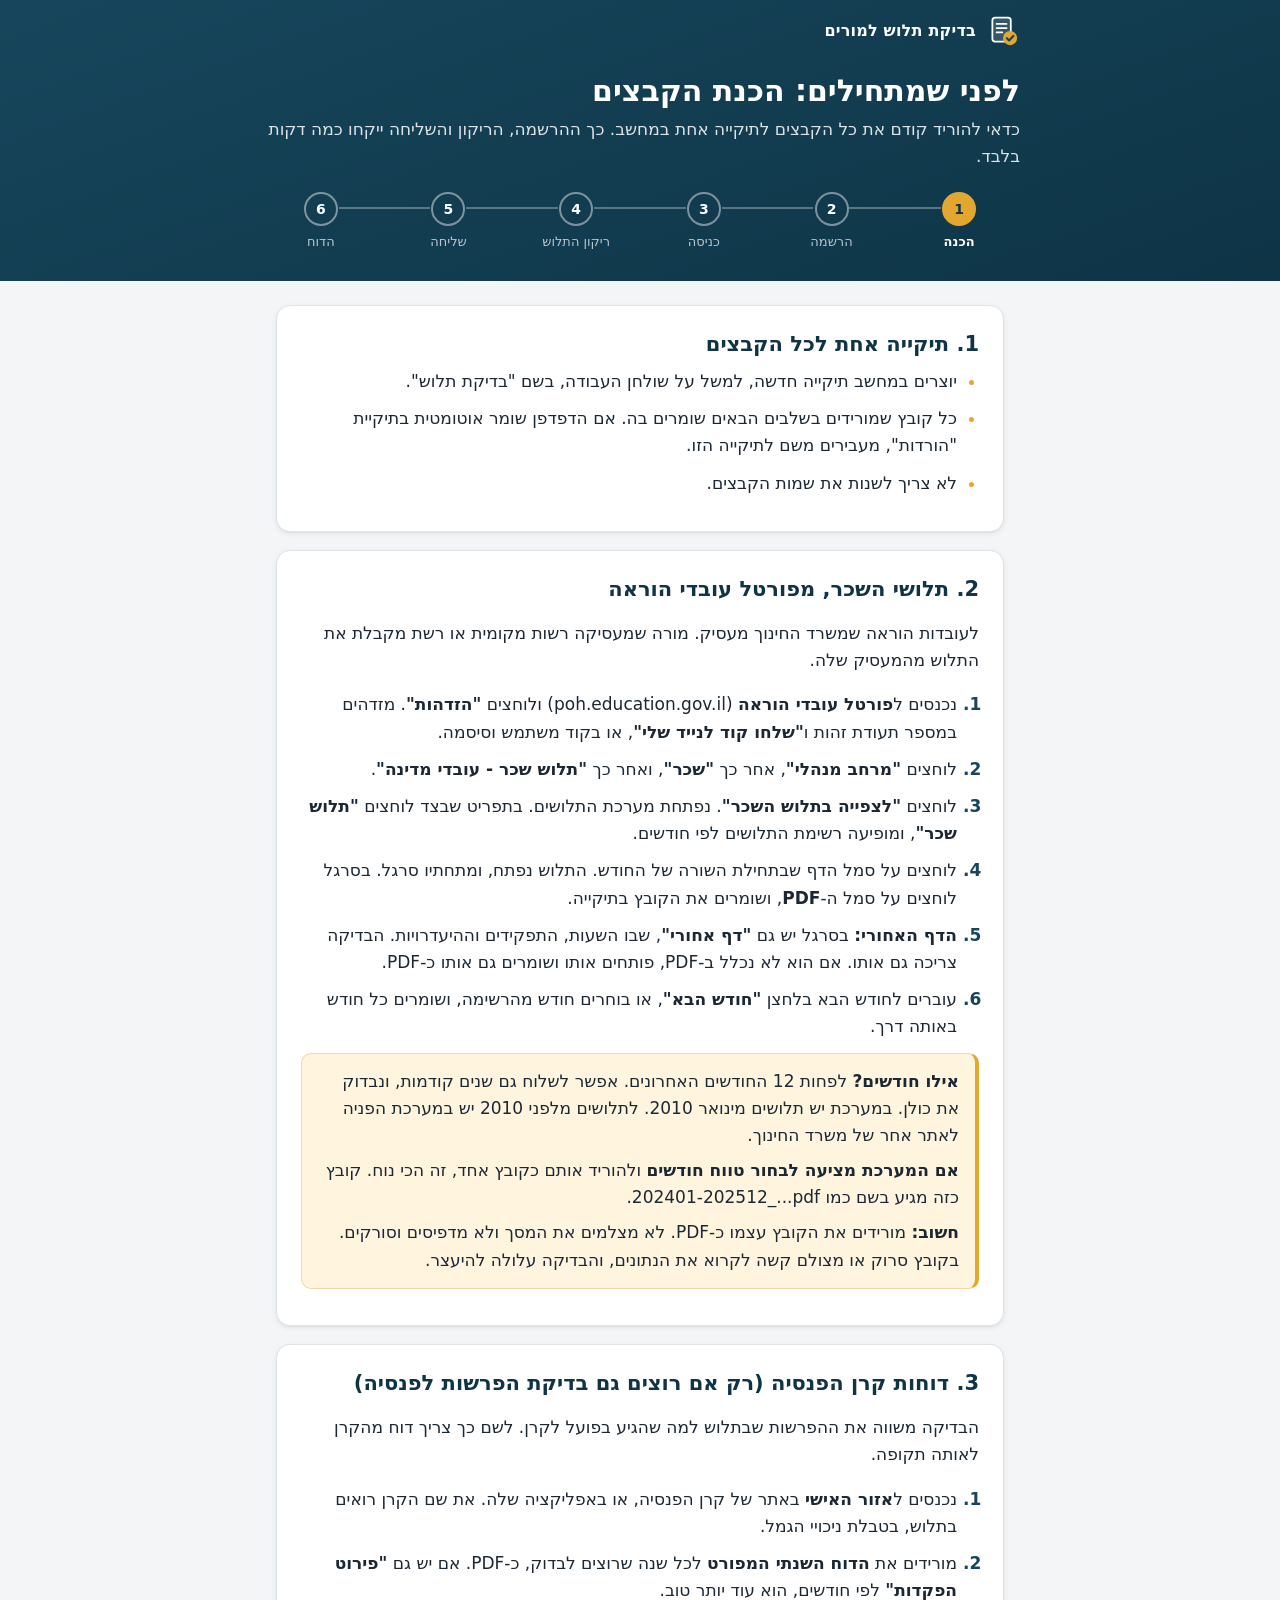
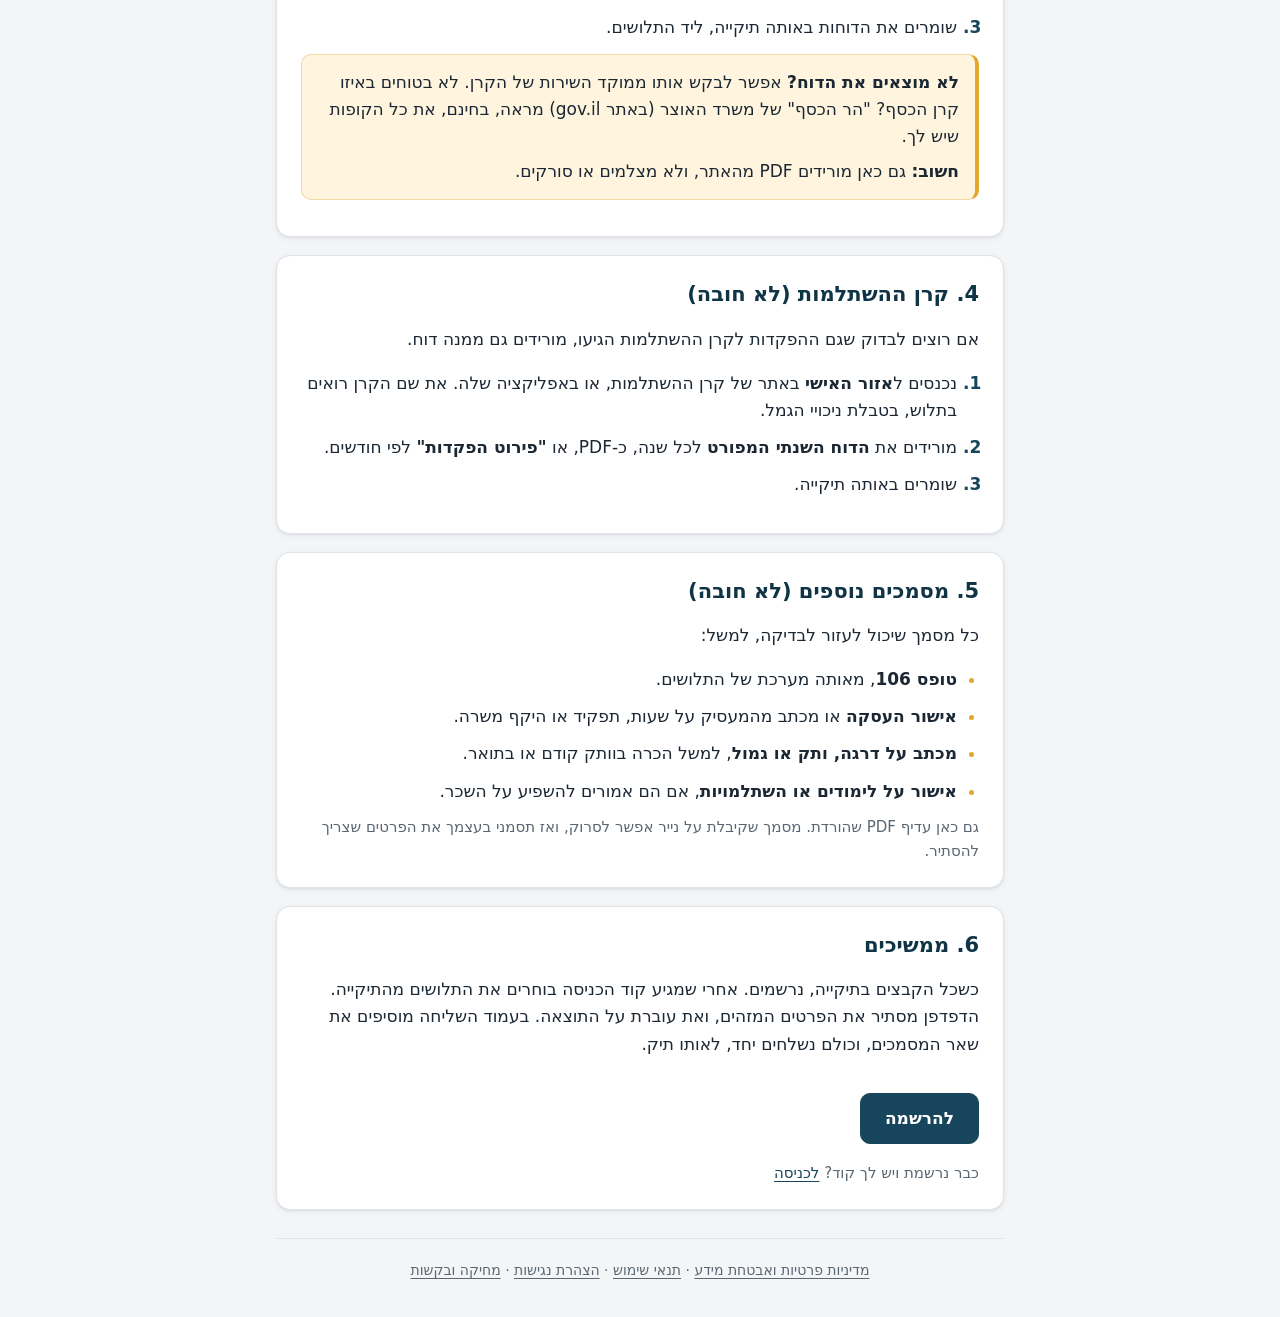
<file: prepare.html>
<!doctype html>
<html lang="he" dir="rtl">
<head>
<meta charset="utf-8">
<meta name="viewport" content="width=device-width, initial-scale=1">
<meta name="referrer" content="no-referrer">
<!-- Step 0: what to download before registering. Text only, no script, no network. The payslip steps follow the
     Ministry's own user guide (meyda.education.gov.il/files/PortalOvdeyHoraa/POH/salary/salary-guide.pdf, pages 1-5:
     the labels are from its screenshots) and the portal's payslip page, as read on 11.11.2026. The guide shows no way
     to download a range of months as one file, so the page only mentions it as a possibility. -->
<meta http-equiv="Content-Security-Policy" content="default-src 'none'; style-src 'self'; img-src 'self'; form-action 'none'; base-uri 'none'">
<title>לפני שמתחילים: הכנת הקבצים</title>
<link rel="stylesheet" href="style.css">
</head>
<body>
<header>
  <div class="brandbar"><img src="logo.svg" alt="" width="34" height="34"><span>בדיקת תלוש למורים</span></div>
  <h1>לפני שמתחילים: הכנת הקבצים</h1>
  <p>כדאי להוריד קודם את כל הקבצים לתיקייה אחת במחשב. כך ההרשמה, הריקון והשליחה ייקחו כמה דקות בלבד.</p>
  <ol class="stepper" aria-label="שלבי הבדיקה"><li aria-current="step">הכנה</li><li><a href="register.html">הרשמה</a></li><li><a href="index.html">כניסה</a></li><li>ריקון התלוש</li><li>שליחה</li><li>הדוח</li></ol>
</header>
<main>
  <section>
    <h2>1. תיקייה אחת לכל הקבצים</h2>
    <ul class="points">
      <li>יוצרים במחשב תיקייה חדשה, למשל על שולחן העבודה, בשם "בדיקת תלוש".</li>
      <li>כל קובץ שמורידים בשלבים הבאים שומרים בה. אם הדפדפן שומר אוטומטית בתיקיית "הורדות", מעבירים משם לתיקייה הזו.</li>
      <li>לא צריך לשנות את שמות הקבצים.</li>
    </ul>
  </section>

  <section>
    <h2>2. תלושי השכר, מפורטל עובדי הוראה</h2>
    <p>לעובדות הוראה שמשרד החינוך מעסיק. מורה שמעסיקה רשות מקומית או רשת מקבלת את התלוש מהמעסיק שלה.</p>
    <ol class="steps">
      <li>נכנסים ל<strong>פורטל עובדי הוראה</strong> (poh.education.gov.il) ולוחצים <strong>"הזדהות"</strong>. מזדהים במספר תעודת זהות ו<strong>"שלחו קוד לנייד שלי"</strong>, או בקוד משתמש וסיסמה.</li>
      <li>לוחצים <strong>"מרחב מנהלי"</strong>, אחר כך <strong>"שכר"</strong>, ואחר כך <strong>"תלוש שכר - עובדי מדינה"</strong>.</li>
      <li>לוחצים <strong>"לצפייה בתלוש השכר"</strong>. נפתחת מערכת התלושים. בתפריט שבצד לוחצים <strong>"תלוש שכר"</strong>, ומופיעה רשימת התלושים לפי חודשים.</li>
      <li>לוחצים על סמל הדף שבתחילת השורה של החודש. התלוש נפתח, ומתחתיו סרגל. בסרגל לוחצים על סמל ה-<strong>PDF</strong>, ושומרים את הקובץ בתיקייה.</li>
      <li><strong>הדף האחורי:</strong> בסרגל יש גם <strong>"דף אחורי"</strong>, שבו השעות, התפקידים וההיעדרויות. הבדיקה צריכה גם אותו. אם הוא לא נכלל ב-PDF, פותחים אותו ושומרים גם אותו כ-PDF.</li>
      <li>עוברים לחודש הבא בלחצן <strong>"חודש הבא"</strong>, או בוחרים חודש מהרשימה, ושומרים כל חודש באותה דרך.</li>
    </ol>
    <div class="notice">
      <p><strong>אילו חודשים?</strong> לפחות 12 החודשים האחרונים. אפשר לשלוח גם שנים קודמות, ונבדוק את כולן. במערכת יש תלושים מינואר 2010. לתלושים מלפני 2010 יש במערכת הפניה לאתר אחר של משרד החינוך.</p>
      <p><strong>אם המערכת מציעה לבחור טווח חודשים</strong> ולהוריד אותם כקובץ אחד, זה הכי נוח. קובץ כזה מגיע בשם כמו <span dir="ltr">202401-202512_...pdf</span>.</p>
      <p><strong>חשוב:</strong> מורידים את הקובץ עצמו כ-PDF. לא מצלמים את המסך ולא מדפיסים וסורקים. בקובץ סרוק או מצולם קשה לקרוא את הנתונים, והבדיקה עלולה להיעצר.</p>
    </div>
  </section>

  <section>
    <h2>3. דוחות קרן הפנסיה (רק אם רוצים גם בדיקת הפרשות לפנסיה)</h2>
    <p>הבדיקה משווה את ההפרשות שבתלוש למה שהגיע בפועל לקרן. לשם כך צריך דוח מהקרן לאותה תקופה.</p>
    <ol class="steps">
      <li>נכנסים ל<strong>אזור האישי</strong> באתר של קרן הפנסיה, או באפליקציה שלה. את שם הקרן רואים בתלוש, בטבלת ניכויי הגמל.</li>
      <li>מורידים את <strong>הדוח השנתי המפורט</strong> לכל שנה שרוצים לבדוק, כ-PDF. אם יש גם <strong>"פירוט הפקדות"</strong> לפי חודשים, הוא עוד יותר טוב.</li>
      <li>שומרים את הדוחות באותה תיקייה, ליד התלושים.</li>
    </ol>
    <div class="notice">
      <p><strong>לא מוצאים את הדוח?</strong> אפשר לבקש אותו ממוקד השירות של הקרן. לא בטוחים באיזו קרן הכסף? "הר הכסף" של משרד האוצר (באתר gov.il) מראה, בחינם, את כל הקופות שיש לך.</p>
      <p><strong>חשוב:</strong> גם כאן מורידים PDF מהאתר, ולא מצלמים או סורקים.</p>
    </div>
  </section>

  <section>
    <h2>4. קרן ההשתלמות (לא חובה)</h2>
    <p>אם רוצים לבדוק שגם ההפקדות לקרן ההשתלמות הגיעו, מורידים גם ממנה דוח.</p>
    <ol class="steps">
      <li>נכנסים ל<strong>אזור האישי</strong> באתר של קרן ההשתלמות, או באפליקציה שלה. את שם הקרן רואים בתלוש, בטבלת ניכויי הגמל.</li>
      <li>מורידים את <strong>הדוח השנתי המפורט</strong> לכל שנה, כ-PDF, או <strong>"פירוט הפקדות"</strong> לפי חודשים.</li>
      <li>שומרים באותה תיקייה.</li>
    </ol>
  </section>

  <section>
    <h2>5. מסמכים נוספים (לא חובה)</h2>
    <p>כל מסמך שיכול לעזור לבדיקה, למשל:</p>
    <ul class="points">
      <li><strong>טופס 106</strong>, מאותה מערכת של התלושים.</li>
      <li><strong>אישור העסקה</strong> או מכתב מהמעסיק על שעות, תפקיד או היקף משרה.</li>
      <li><strong>מכתב על דרגה, ותק או גמול</strong>, למשל הכרה בוותק קודם או בתואר.</li>
      <li><strong>אישור על לימודים או השתלמויות</strong>, אם הם אמורים להשפיע על השכר.</li>
    </ul>
    <p class="hint">גם כאן עדיף PDF שהורדת. מסמך שקיבלת על נייר אפשר לסרוק, ואז תסמני בעצמך את הפרטים שצריך להסתיר.</p>
  </section>

  <section>
    <h2>6. ממשיכים</h2>
    <p>כשכל הקבצים בתיקייה, נרשמים. אחרי שמגיע קוד הכניסה בוחרים את התלושים מהתיקייה. הדפדפן מסתיר את הפרטים המזהים, ואת עוברת על התוצאה. בעמוד השליחה מוסיפים את שאר המסמכים, וכולם נשלחים יחד, לאותו תיק.</p>
    <p><a class="button primary" href="register.html">להרשמה</a></p>
    <p class="hint">כבר נרשמת ויש לך קוד? <a href="index.html">לכניסה</a></p>
  </section>
  <p class="footer-links"><a href="privacy.html">מדיניות פרטיות ואבטחת מידע</a> · <a href="terms.html">תנאי שימוש</a> · <a href="accessibility.html">הצהרת נגישות</a> · <a href="delete.html">מחיקה ובקשות</a></p>
</main>
</body>
</html>
</file>
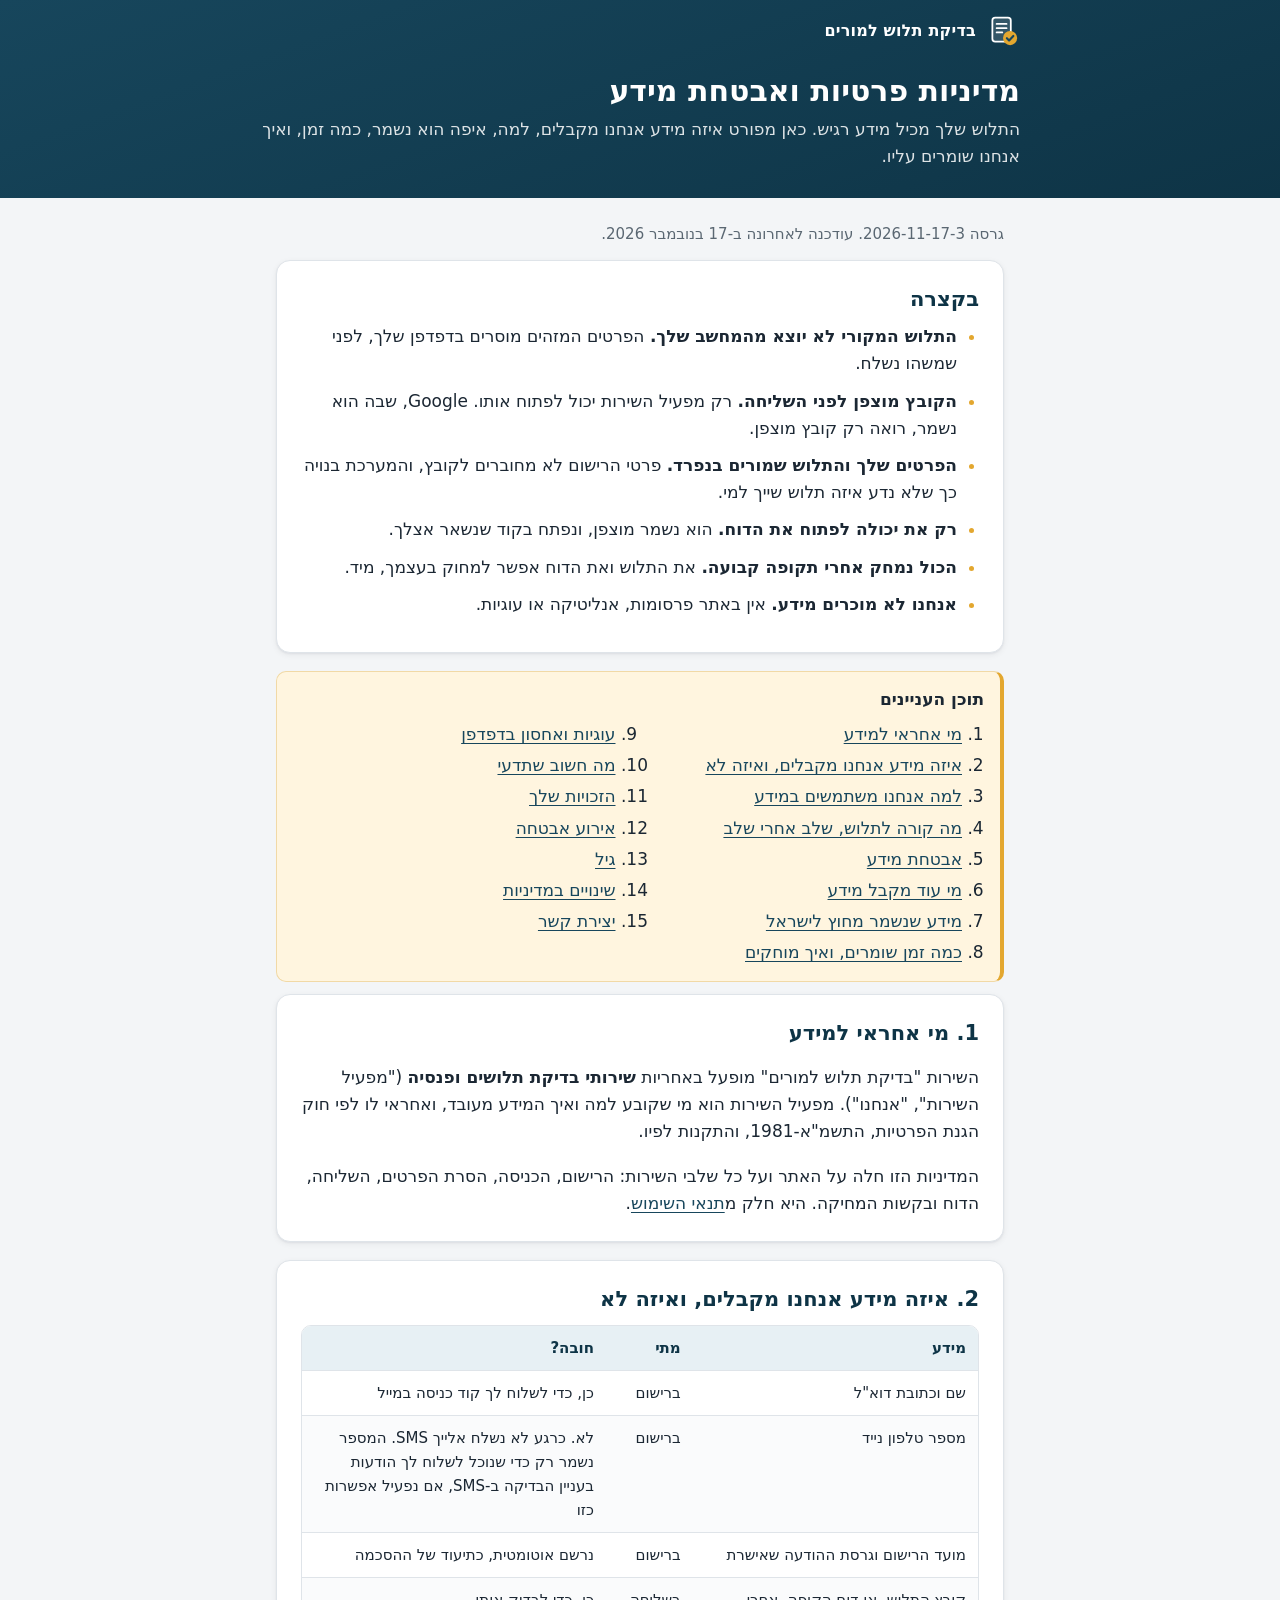
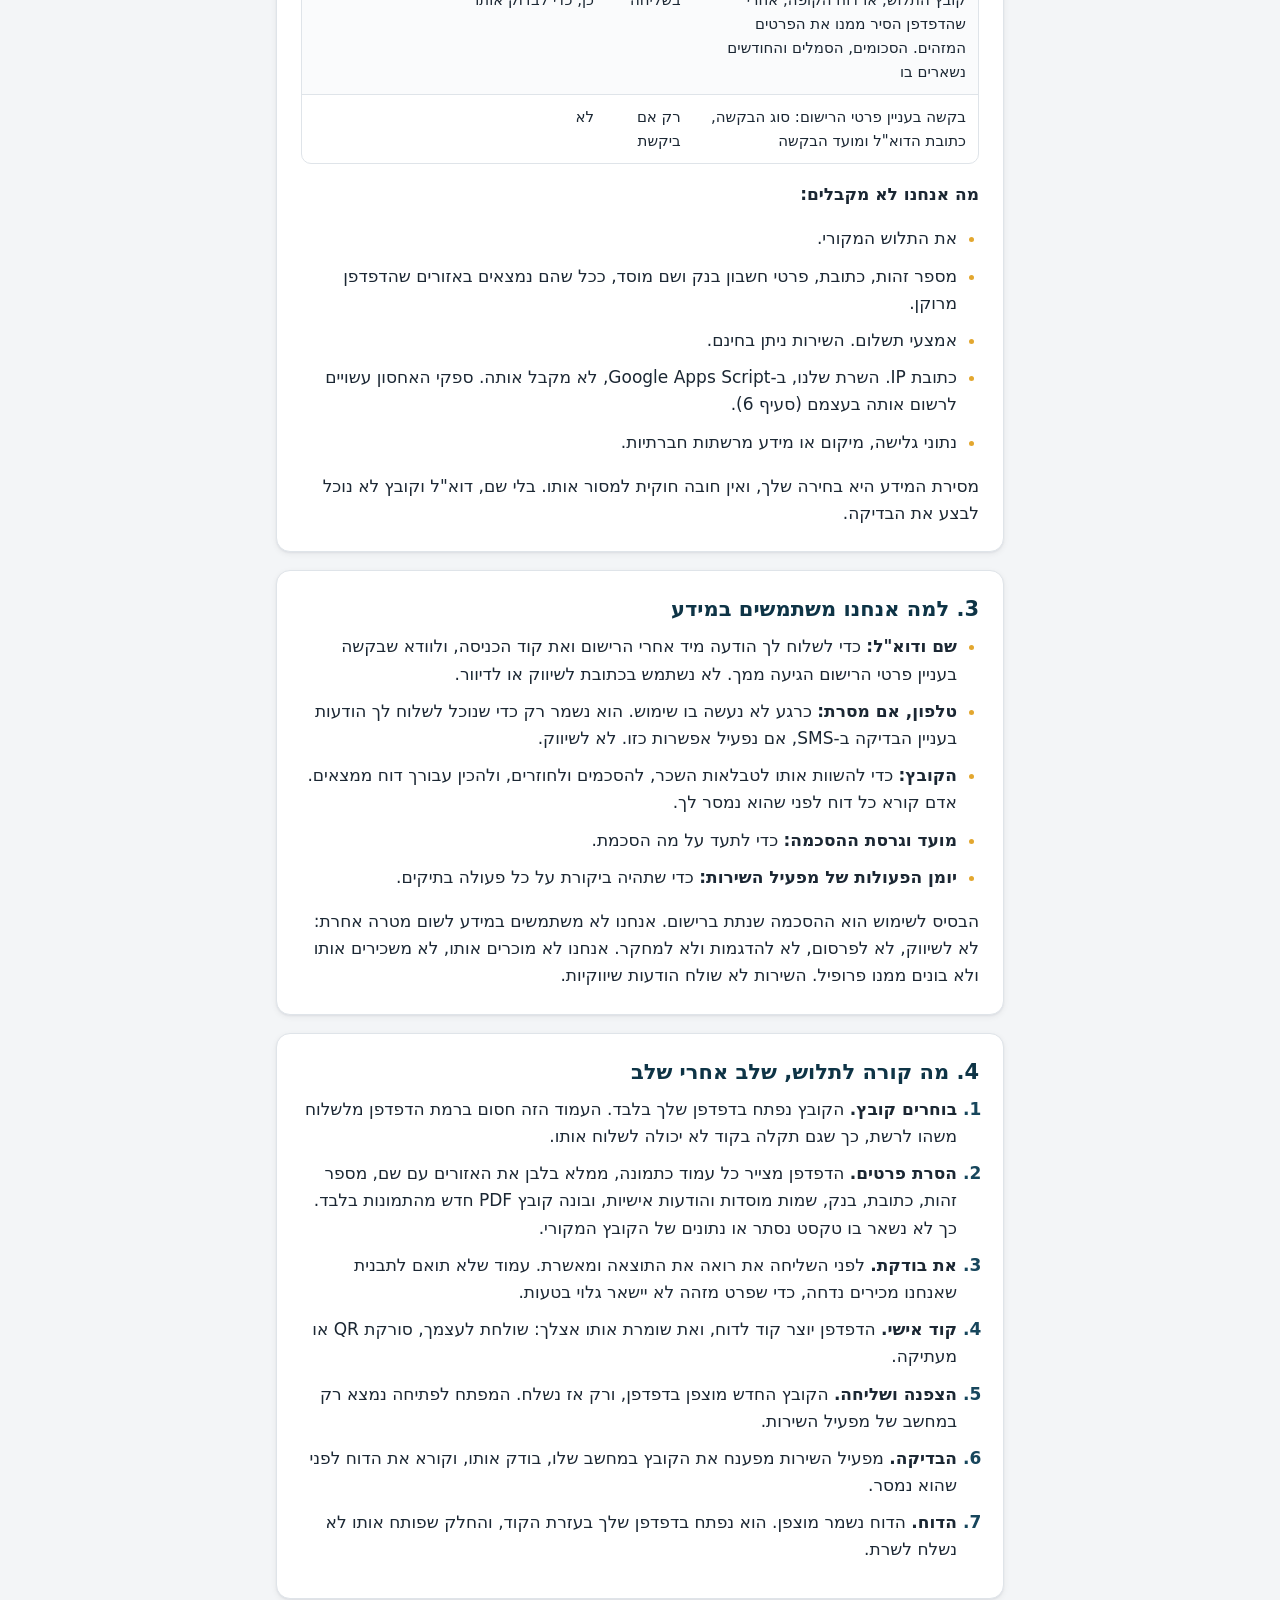
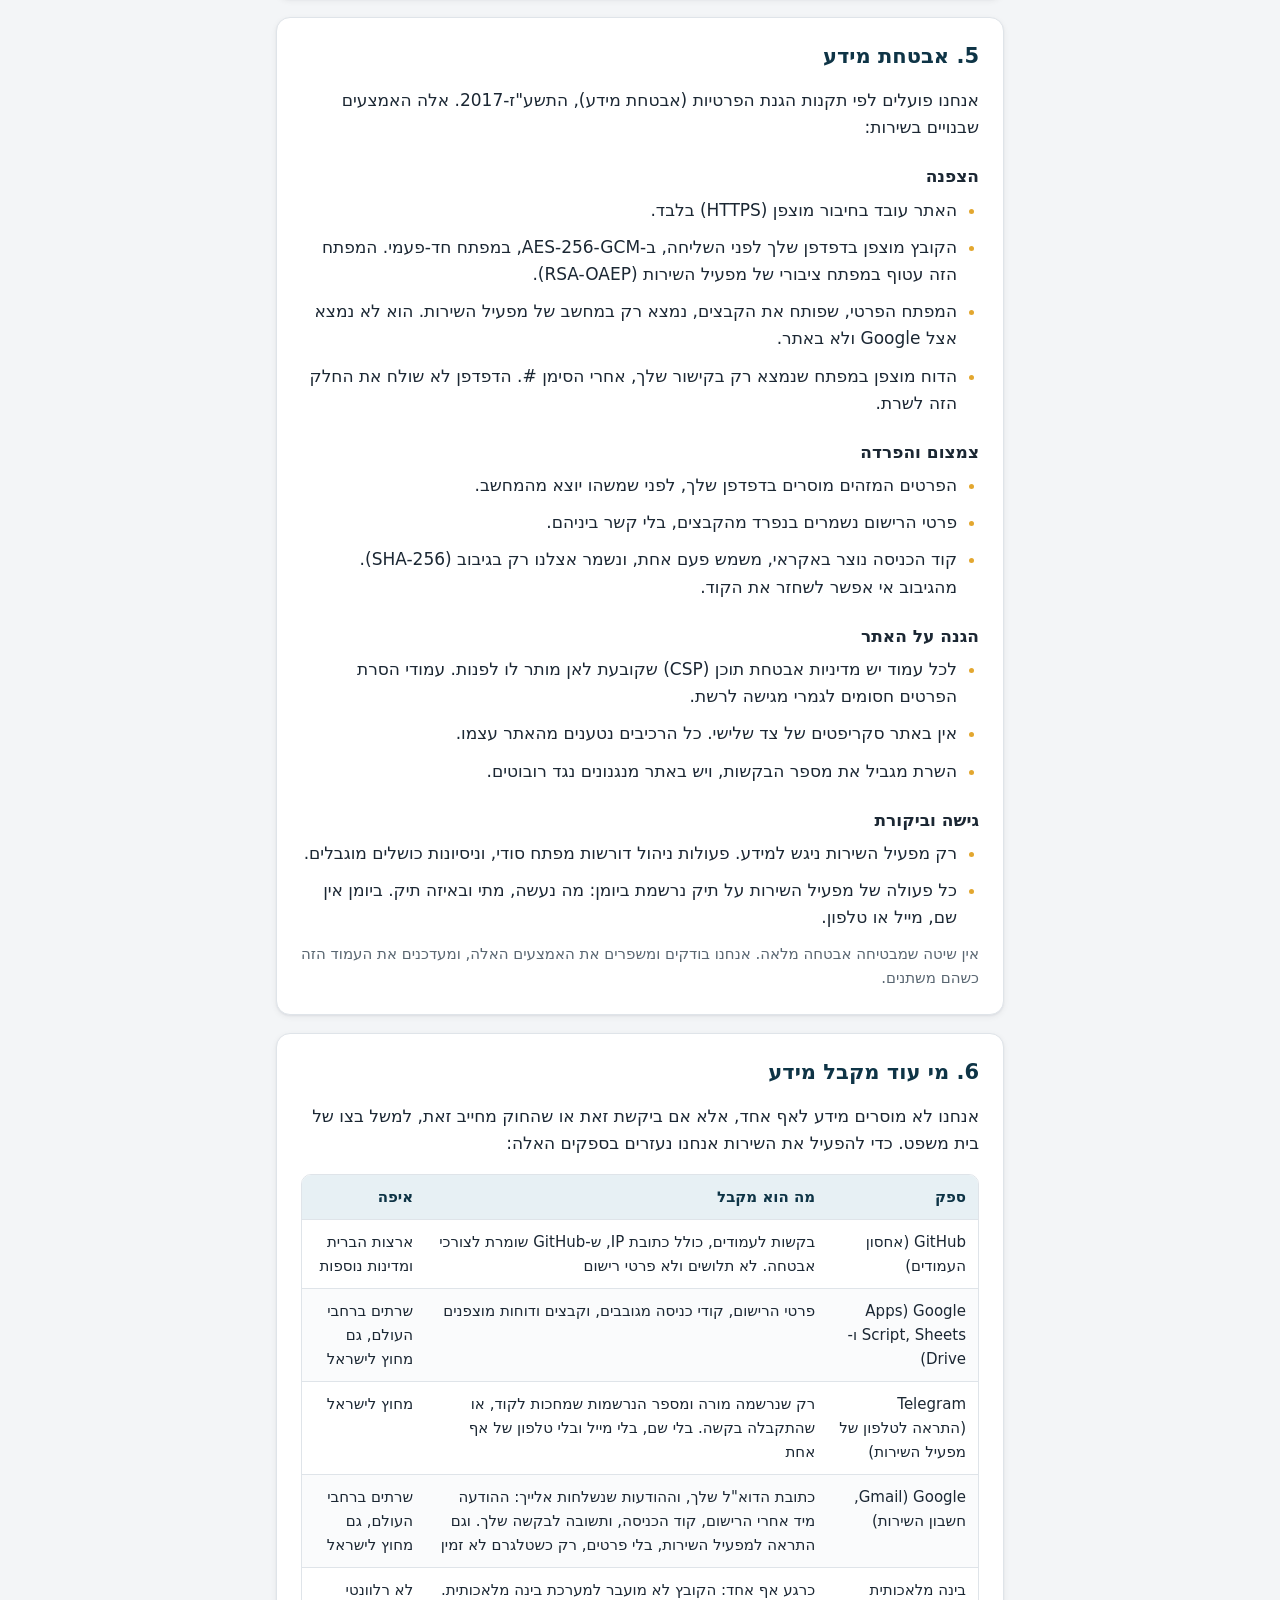
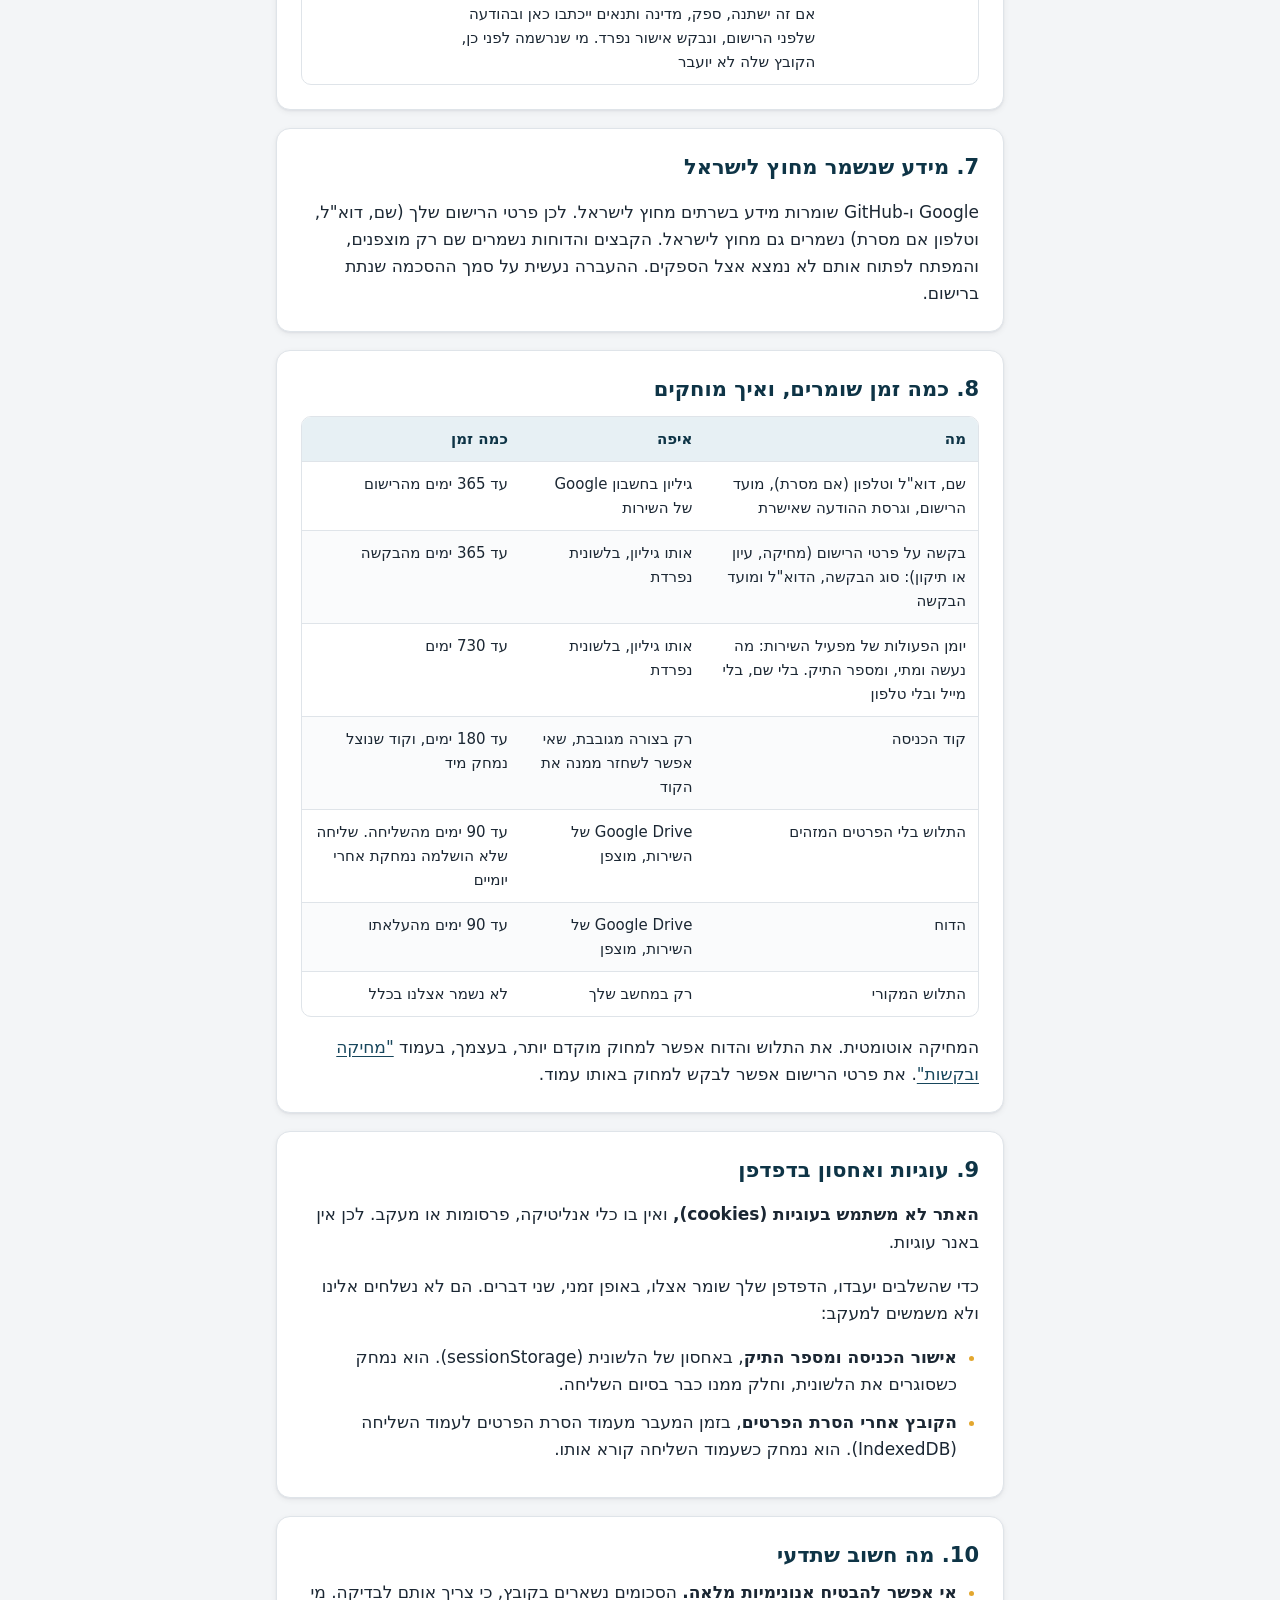
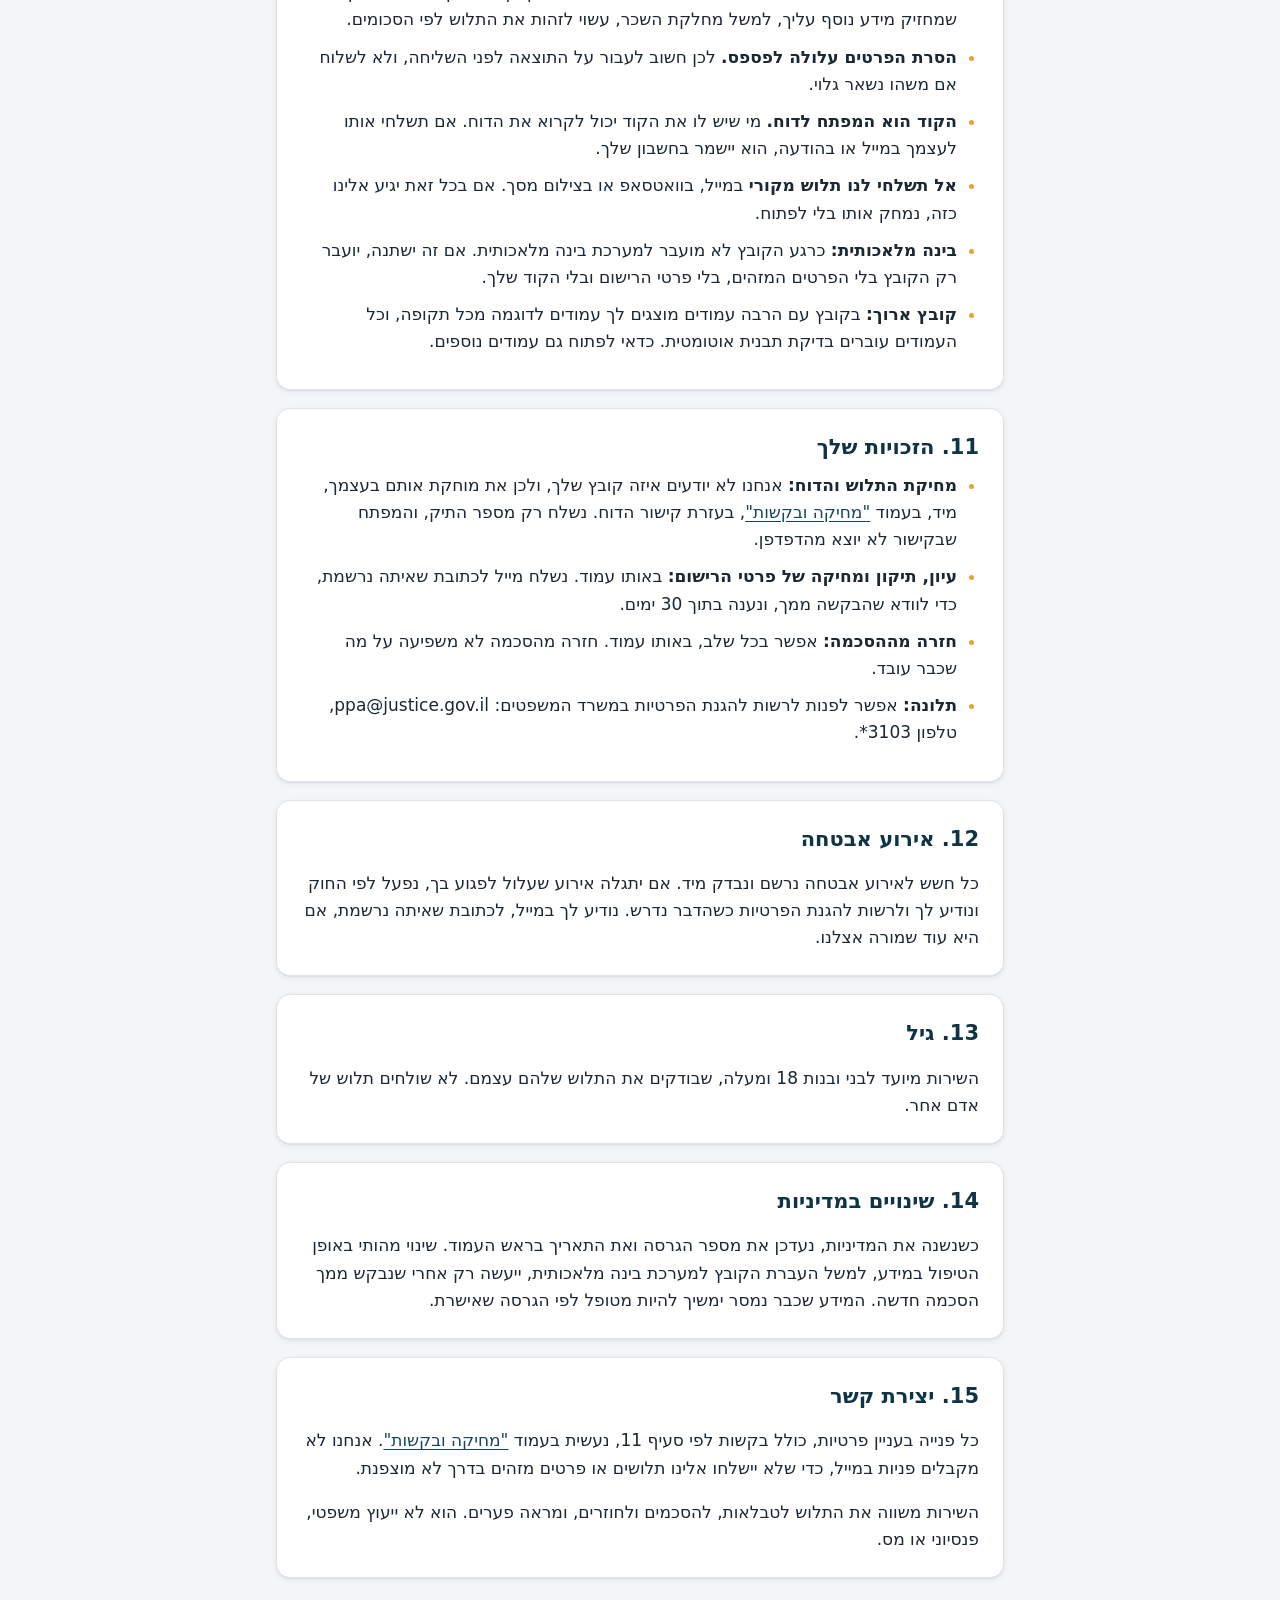
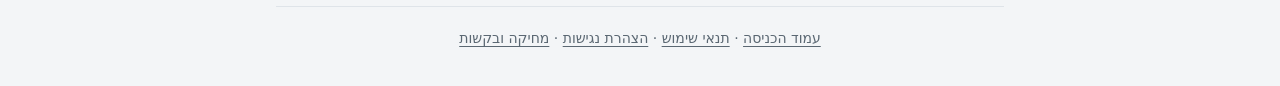
<file: privacy.html>
<!doctype html>
<html lang="he" dir="rtl">
<head>
<meta charset="utf-8">
<meta name="viewport" content="width=device-width, initial-scale=1">
<meta name="referrer" content="no-referrer">
<!-- A page of text only: no scripts and no network. -->
<meta http-equiv="Content-Security-Policy" content="default-src 'none'; style-src 'self'; img-src 'self'; form-action 'none'; base-uri 'none'">
<title>מדיניות פרטיות ואבטחת מידע</title>
<link rel="stylesheet" href="style.css">
</head>
<body>
<!-- Every statement here must stay true of the code. Retention periods match DEFAULT_DAYS in apps_script/Code.gs:
     change both together. Don't add claims about certifications, two-step sign-in, disk encryption or an AI
     provider's terms until they are true (נוהל_ציות_משפטי.md, section 6). consent.js links here by the
     phrase "מדיניות הפרטיות ואבטחת המידע": keep the page at this address. -->
<header>
  <div class="brandbar"><img src="logo.svg" alt="" width="34" height="34"><span>בדיקת תלוש למורים</span></div>
  <h1>מדיניות פרטיות ואבטחת מידע</h1>
  <p>התלוש שלך מכיל מידע רגיש. כאן מפורט איזה מידע אנחנו מקבלים, למה, איפה הוא נשמר, כמה זמן, ואיך אנחנו שומרים עליו.</p>
</header>
<main>
  <!-- Version 2026-11-17-3: email first. The email is required and the entry code goes to it; the phone is optional and
       unused for now; requests are by email. The operator reports a lawyer approved it (17.11.2026). Before it: 2026-11-17-2 (optional email), and 2026-11-17, both reported approved. A change of substance needs a new version, a lawyer's approval, and a new
       consent version in consent.js. -->
  <p class="hint">גרסה 2026-11-17-3. עודכנה לאחרונה ב-17 בנובמבר 2026.</p>

  <section>
    <h2>בקצרה</h2>
    <ul class="points">
      <li><strong>התלוש המקורי לא יוצא מהמחשב שלך.</strong> הפרטים המזהים מוסרים בדפדפן שלך, לפני שמשהו נשלח.</li>
      <li><strong>הקובץ מוצפן לפני השליחה.</strong> רק מפעיל השירות יכול לפתוח אותו. Google, שבה הוא נשמר, רואה רק קובץ מוצפן.</li>
      <li><strong>הפרטים שלך והתלוש שמורים בנפרד.</strong> פרטי הרישום לא מחוברים לקובץ, והמערכת בנויה כך שלא נדע איזה תלוש שייך למי.</li>
      <li><strong>רק את יכולה לפתוח את הדוח.</strong> הוא נשמר מוצפן, ונפתח בקוד שנשאר אצלך.</li>
      <li><strong>הכול נמחק אחרי תקופה קבועה.</strong> את התלוש ואת הדוח אפשר למחוק בעצמך, מיד.</li>
      <li><strong>אנחנו לא מוכרים מידע.</strong> אין באתר פרסומות, אנליטיקה או עוגיות.</li>
    </ul>
  </section>

  <nav class="notice" aria-label="תוכן העניינים">
    <strong>תוכן העניינים</strong>
    <ol class="toc">
      <li><a href="#who">מי אחראי למידע</a></li>
      <li><a href="#collect">איזה מידע אנחנו מקבלים, ואיזה לא</a></li>
      <li><a href="#purpose">למה אנחנו משתמשים במידע</a></li>
      <li><a href="#flow">מה קורה לתלוש, שלב אחרי שלב</a></li>
      <li><a href="#security">אבטחת מידע</a></li>
      <li><a href="#vendors">מי עוד מקבל מידע</a></li>
      <li><a href="#abroad">מידע שנשמר מחוץ לישראל</a></li>
      <li><a href="#retention">כמה זמן שומרים, ואיך מוחקים</a></li>
      <li><a href="#cookies">עוגיות ואחסון בדפדפן</a></li>
      <li><a href="#limits">מה חשוב שתדעי</a></li>
      <li><a href="#rights">הזכויות שלך</a></li>
      <li><a href="#incident">אירוע אבטחה</a></li>
      <li><a href="#age">גיל</a></li>
      <li><a href="#changes">שינויים במדיניות</a></li>
      <li><a href="#contact">יצירת קשר</a></li>
    </ol>
  </nav>

  <section id="who">
    <h2>1. מי אחראי למידע</h2>
    <p>השירות "בדיקת תלוש למורים" מופעל באחריות <strong>שירותי בדיקת תלושים ופנסיה</strong> ("מפעיל השירות", "אנחנו"). מפעיל השירות הוא מי שקובע למה ואיך המידע מעובד, ואחראי לו לפי חוק הגנת הפרטיות, התשמ"א-1981, והתקנות לפיו.</p>
    <p>המדיניות הזו חלה על האתר ועל כל שלבי השירות: הרישום, הכניסה, הסרת הפרטים, השליחה, הדוח ובקשות המחיקה. היא חלק מ<a href="terms.html">תנאי השימוש</a>.</p>
  </section>

  <section id="collect">
    <h2>2. איזה מידע אנחנו מקבלים, ואיזה לא</h2>
    <div class="table-wrap stack"><table>
      <thead><tr><th>מידע</th><th>מתי</th><th>חובה?</th></tr></thead>
      <tbody>
        <tr><td>שם וכתובת דוא"ל</td><td>ברישום</td><td>כן, כדי לשלוח לך קוד כניסה במייל</td></tr>
        <tr><td>מספר טלפון נייד</td><td>ברישום</td><td>לא. כרגע לא נשלח אלייך SMS. המספר נשמר רק כדי שנוכל לשלוח לך הודעות בעניין הבדיקה ב-SMS, אם נפעיל אפשרות כזו</td></tr>
        <tr><td>מועד הרישום וגרסת ההודעה שאישרת</td><td>ברישום</td><td>נרשם אוטומטית, כתיעוד של ההסכמה</td></tr>
        <tr><td>קובץ התלוש, או דוח הקופה, אחרי שהדפדפן הסיר ממנו את הפרטים המזהים. הסכומים, הסמלים והחודשים נשארים בו</td><td>בשליחה</td><td>כן, כדי לבדוק אותו</td></tr>
        <tr><td>בקשה בעניין פרטי הרישום: סוג הבקשה, כתובת הדוא"ל ומועד הבקשה</td><td>רק אם ביקשת</td><td>לא</td></tr>
      </tbody>
    </table></div>
    <p><strong>מה אנחנו לא מקבלים:</strong></p>
    <ul class="points">
      <li>את התלוש המקורי.</li>
      <li>מספר זהות, כתובת, פרטי חשבון בנק ושם מוסד, ככל שהם נמצאים באזורים שהדפדפן מרוקן.</li>
      <li>אמצעי תשלום. השירות ניתן בחינם.</li>
      <li>כתובת IP. השרת שלנו, ב-Google Apps Script, לא מקבל אותה. ספקי האחסון עשויים לרשום אותה בעצמם (סעיף 6).</li>
      <li>נתוני גלישה, מיקום או מידע מרשתות חברתיות.</li>
    </ul>
    <p>מסירת המידע היא בחירה שלך, ואין חובה חוקית למסור אותו. בלי שם, דוא"ל וקובץ לא נוכל לבצע את הבדיקה.</p>
  </section>

  <section id="purpose">
    <h2>3. למה אנחנו משתמשים במידע</h2>
    <ul class="points">
      <li><strong>שם ודוא"ל:</strong> כדי לשלוח לך הודעה מיד אחרי הרישום ואת קוד הכניסה, ולוודא שבקשה בעניין פרטי הרישום הגיעה ממך. לא נשתמש בכתובת לשיווק או לדיוור.</li>
      <li><strong>טלפון, אם מסרת:</strong> כרגע לא נעשה בו שימוש. הוא נשמר רק כדי שנוכל לשלוח לך הודעות בעניין הבדיקה ב-SMS, אם נפעיל אפשרות כזו. לא לשיווק.</li>
      <li><strong>הקובץ:</strong> כדי להשוות אותו לטבלאות השכר, להסכמים ולחוזרים, ולהכין עבורך דוח ממצאים. אדם קורא כל דוח לפני שהוא נמסר לך.</li>
      <li><strong>מועד וגרסת ההסכמה:</strong> כדי לתעד על מה הסכמת.</li>
      <li><strong>יומן הפעולות של מפעיל השירות:</strong> כדי שתהיה ביקורת על כל פעולה בתיקים.</li>
    </ul>
    <p>הבסיס לשימוש הוא ההסכמה שנתת ברישום. אנחנו לא משתמשים במידע לשום מטרה אחרת: לא לשיווק, לא לפרסום, לא להדגמות ולא למחקר. אנחנו לא מוכרים אותו, לא משכירים אותו ולא בונים ממנו פרופיל. השירות לא שולח הודעות שיווקיות.</p>
  </section>

  <section id="flow">
    <h2>4. מה קורה לתלוש, שלב אחרי שלב</h2>
    <ol class="steps">
      <li><strong>בוחרים קובץ.</strong> הקובץ נפתח בדפדפן שלך בלבד. העמוד הזה חסום ברמת הדפדפן מלשלוח משהו לרשת, כך שגם תקלה בקוד לא יכולה לשלוח אותו.</li>
      <li><strong>הסרת פרטים.</strong> הדפדפן מצייר כל עמוד כתמונה, ממלא בלבן את האזורים עם שם, מספר זהות, כתובת, בנק, שמות מוסדות והודעות אישיות, ובונה קובץ PDF חדש מהתמונות בלבד. כך לא נשאר בו טקסט נסתר או נתונים של הקובץ המקורי.</li>
      <li><strong>את בודקת.</strong> לפני השליחה את רואה את התוצאה ומאשרת. עמוד שלא תואם לתבנית שאנחנו מכירים נדחה, כדי שפרט מזהה לא יישאר גלוי בטעות.</li>
      <li><strong>קוד אישי.</strong> הדפדפן יוצר קוד לדוח, ואת שומרת אותו אצלך: שולחת לעצמך, סורקת QR או מעתיקה.</li>
      <li><strong>הצפנה ושליחה.</strong> הקובץ החדש מוצפן בדפדפן, ורק אז נשלח. המפתח לפתיחה נמצא רק במחשב של מפעיל השירות.</li>
      <li><strong>הבדיקה.</strong> מפעיל השירות מפענח את הקובץ במחשב שלו, בודק אותו, וקורא את הדוח לפני שהוא נמסר.</li>
      <li><strong>הדוח.</strong> הדוח נשמר מוצפן. הוא נפתח בדפדפן שלך בעזרת הקוד, והחלק שפותח אותו לא נשלח לשרת.</li>
    </ol>
  </section>

  <section id="security">
    <h2>5. אבטחת מידע</h2>
    <p>אנחנו פועלים לפי תקנות הגנת הפרטיות (אבטחת מידע), התשע"ז-2017. אלה האמצעים שבנויים בשירות:</p>
    <h3>הצפנה</h3>
    <ul class="points">
      <li>האתר עובד בחיבור מוצפן (HTTPS) בלבד.</li>
      <li>הקובץ מוצפן בדפדפן שלך לפני השליחה, ב-AES-256-GCM, במפתח חד-פעמי. המפתח הזה עטוף במפתח ציבורי של מפעיל השירות (RSA-OAEP).</li>
      <li>המפתח הפרטי, שפותח את הקבצים, נמצא רק במחשב של מפעיל השירות. הוא לא נמצא אצל Google ולא באתר.</li>
      <li>הדוח מוצפן במפתח שנמצא רק בקישור שלך, אחרי הסימן <span dir="ltr">#</span>. הדפדפן לא שולח את החלק הזה לשרת.</li>
    </ul>
    <h3>צמצום והפרדה</h3>
    <ul class="points">
      <li>הפרטים המזהים מוסרים בדפדפן שלך, לפני שמשהו יוצא מהמחשב.</li>
      <li>פרטי הרישום נשמרים בנפרד מהקבצים, בלי קשר ביניהם.</li>
      <li>קוד הכניסה נוצר באקראי, משמש פעם אחת, ונשמר אצלנו רק בגיבוב (SHA-256). מהגיבוב אי אפשר לשחזר את הקוד.</li>
    </ul>
    <h3>הגנה על האתר</h3>
    <ul class="points">
      <li>לכל עמוד יש מדיניות אבטחת תוכן (CSP) שקובעת לאן מותר לו לפנות. עמודי הסרת הפרטים חסומים לגמרי מגישה לרשת.</li>
      <li>אין באתר סקריפטים של צד שלישי. כל הרכיבים נטענים מהאתר עצמו.</li>
      <li>השרת מגביל את מספר הבקשות, ויש באתר מנגנונים נגד רובוטים.</li>
    </ul>
    <h3>גישה וביקורת</h3>
    <ul class="points">
      <li>רק מפעיל השירות ניגש למידע. פעולות ניהול דורשות מפתח סודי, וניסיונות כושלים מוגבלים.</li>
      <li>כל פעולה של מפעיל השירות על תיק נרשמת ביומן: מה נעשה, מתי ובאיזה תיק. ביומן אין שם, מייל או טלפון.</li>
    </ul>
    <p class="hint">אין שיטה שמבטיחה אבטחה מלאה. אנחנו בודקים ומשפרים את האמצעים האלה, ומעדכנים את העמוד הזה כשהם משתנים.</p>
  </section>

  <section id="vendors">
    <h2>6. מי עוד מקבל מידע</h2>
    <p>אנחנו לא מוסרים מידע לאף אחד, אלא אם ביקשת זאת או שהחוק מחייב זאת, למשל בצו של בית משפט. כדי להפעיל את השירות אנחנו נעזרים בספקים האלה:</p>
    <div class="table-wrap stack"><table>
      <thead><tr><th>ספק</th><th>מה הוא מקבל</th><th>איפה</th></tr></thead>
      <tbody>
        <tr><td>GitHub (אחסון העמודים)</td><td>בקשות לעמודים, כולל כתובת IP, ש-GitHub שומרת לצורכי אבטחה. לא תלושים ולא פרטי רישום</td><td>ארצות הברית ומדינות נוספות</td></tr>
        <tr><td>Google (Apps Script, Sheets ו-Drive)</td><td>פרטי הרישום, קודי כניסה מגובבים, וקבצים ודוחות מוצפנים</td><td>שרתים ברחבי העולם, גם מחוץ לישראל</td></tr>
        <tr><td>Telegram (התראה לטלפון של מפעיל השירות)</td><td>רק שנרשמה מורה ומספר הנרשמות שמחכות לקוד, או שהתקבלה בקשה. בלי שם, בלי מייל ובלי טלפון של אף אחת</td><td>מחוץ לישראל</td></tr>
        <tr><td>Google (Gmail, חשבון השירות)</td><td>כתובת הדוא"ל שלך, וההודעות שנשלחות אלייך: ההודעה מיד אחרי הרישום, קוד הכניסה, ותשובה לבקשה שלך. וגם התראה למפעיל השירות, בלי פרטים, רק כשטלגרם לא זמין</td><td>שרתים ברחבי העולם, גם מחוץ לישראל</td></tr>
        <tr><td>בינה מלאכותית</td><td>כרגע אף אחד: הקובץ לא מועבר למערכת בינה מלאכותית. אם זה ישתנה, ספק, מדינה ותנאים ייכתבו כאן ובהודעה שלפני הרישום, ונבקש אישור נפרד. מי שנרשמה לפני כן, הקובץ שלה לא יועבר</td><td>לא רלוונטי</td></tr>
      </tbody>
    </table></div>
  </section>

  <section id="abroad">
    <h2>7. מידע שנשמר מחוץ לישראל</h2>
    <p>Google ו-GitHub שומרות מידע בשרתים מחוץ לישראל. לכן פרטי הרישום שלך (שם, דוא"ל, וטלפון אם מסרת) נשמרים גם מחוץ לישראל. הקבצים והדוחות נשמרים שם רק מוצפנים, והמפתח לפתוח אותם לא נמצא אצל הספקים. ההעברה נעשית על סמך ההסכמה שנתת ברישום.</p>
  </section>

  <section id="retention">
    <h2>8. כמה זמן שומרים, ואיך מוחקים</h2>
    <div class="table-wrap stack"><table>
      <thead><tr><th>מה</th><th>איפה</th><th>כמה זמן</th></tr></thead>
      <tbody>
        <tr><td>שם, דוא"ל וטלפון (אם מסרת), מועד הרישום, וגרסת ההודעה שאישרת</td><td>גיליון בחשבון Google של השירות</td><td>עד 365 ימים מהרישום</td></tr>
        <tr><td>בקשה על פרטי הרישום (מחיקה, עיון או תיקון): סוג הבקשה, הדוא"ל ומועד הבקשה</td><td>אותו גיליון, בלשונית נפרדת</td><td>עד 365 ימים מהבקשה</td></tr>
        <tr><td>יומן הפעולות של מפעיל השירות: מה נעשה ומתי, ומספר התיק. בלי שם, בלי מייל ובלי טלפון</td><td>אותו גיליון, בלשונית נפרדת</td><td>עד 730 ימים</td></tr>
        <tr><td>קוד הכניסה</td><td>רק בצורה מגובבת, שאי אפשר לשחזר ממנה את הקוד</td><td>עד 180 ימים, וקוד שנוצל נמחק מיד</td></tr>
        <tr><td>התלוש בלי הפרטים המזהים</td><td>Google Drive של השירות, מוצפן</td><td>עד 90 ימים מהשליחה. שליחה שלא הושלמה נמחקת אחרי יומיים</td></tr>
        <tr><td>הדוח</td><td>Google Drive של השירות, מוצפן</td><td>עד 90 ימים מהעלאתו</td></tr>
        <tr><td>התלוש המקורי</td><td>רק במחשב שלך</td><td>לא נשמר אצלנו בכלל</td></tr>
      </tbody>
    </table></div>
    <p>המחיקה אוטומטית. את התלוש והדוח אפשר למחוק מוקדם יותר, בעצמך, בעמוד <a href="delete.html">"מחיקה ובקשות"</a>. את פרטי הרישום אפשר לבקש למחוק באותו עמוד.</p>
  </section>

  <section id="cookies">
    <h2>9. עוגיות ואחסון בדפדפן</h2>
    <p><strong>האתר לא משתמש בעוגיות (cookies),</strong> ואין בו כלי אנליטיקה, פרסומות או מעקב. לכן אין באנר עוגיות.</p>
    <p>כדי שהשלבים יעבדו, הדפדפן שלך שומר אצלו, באופן זמני, שני דברים. הם לא נשלחים אלינו ולא משמשים למעקב:</p>
    <ul class="points">
      <li><strong>אישור הכניסה ומספר התיק</strong>, באחסון של הלשונית (sessionStorage). הוא נמחק כשסוגרים את הלשונית, וחלק ממנו כבר בסיום השליחה.</li>
      <li><strong>הקובץ אחרי הסרת הפרטים</strong>, בזמן המעבר מעמוד הסרת הפרטים לעמוד השליחה (IndexedDB). הוא נמחק כשעמוד השליחה קורא אותו.</li>
    </ul>
  </section>

  <section id="limits">
    <h2>10. מה חשוב שתדעי</h2>
    <ul class="points">
      <li><strong>אי אפשר להבטיח אנונימיות מלאה.</strong> הסכומים נשארים בקובץ, כי צריך אותם לבדיקה. מי שמחזיק מידע נוסף עליך, למשל מחלקת השכר, עשוי לזהות את התלוש לפי הסכומים.</li>
      <li><strong>הסרת הפרטים עלולה לפספס.</strong> לכן חשוב לעבור על התוצאה לפני השליחה, ולא לשלוח אם משהו נשאר גלוי.</li>
      <li><strong>הקוד הוא המפתח לדוח.</strong> מי שיש לו את הקוד יכול לקרוא את הדוח. אם תשלחי אותו לעצמך במייל או בהודעה, הוא יישמר בחשבון שלך.</li>
      <li><strong>אל תשלחי לנו תלוש מקורי</strong> במייל, בוואטסאפ או בצילום מסך. אם בכל זאת יגיע אלינו כזה, נמחק אותו בלי לפתוח.</li>
      <li><strong>בינה מלאכותית:</strong> כרגע הקובץ לא מועבר למערכת בינה מלאכותית. אם זה ישתנה, יועבר רק הקובץ בלי הפרטים המזהים, בלי פרטי הרישום ובלי הקוד שלך.</li>
      <li><strong>קובץ ארוך:</strong> בקובץ עם הרבה עמודים מוצגים לך עמודים לדוגמה מכל תקופה, וכל העמודים עוברים בדיקת תבנית אוטומטית. כדאי לפתוח גם עמודים נוספים.</li>
    </ul>
  </section>

  <section id="rights">
    <h2>11. הזכויות שלך</h2>
    <ul class="points">
      <li><strong>מחיקת התלוש והדוח:</strong> אנחנו לא יודעים איזה קובץ שלך, ולכן את מוחקת אותם בעצמך, מיד, בעמוד <a href="delete.html">"מחיקה ובקשות"</a>, בעזרת קישור הדוח. נשלח רק מספר התיק, והמפתח שבקישור לא יוצא מהדפדפן.</li>
      <li><strong>עיון, תיקון ומחיקה של פרטי הרישום:</strong> באותו עמוד. נשלח מייל לכתובת שאיתה נרשמת, כדי לוודא שהבקשה ממך, ונענה בתוך 30 ימים.</li>
      <li><strong>חזרה מההסכמה:</strong> אפשר בכל שלב, באותו עמוד. חזרה מהסכמה לא משפיעה על מה שכבר עובד.</li>
      <li><strong>תלונה:</strong> אפשר לפנות לרשות להגנת הפרטיות במשרד המשפטים: <span dir="ltr">ppa@justice.gov.il</span>, טלפון <span dir="ltr">*3103</span>.</li>
    </ul>
  </section>

  <section id="incident">
    <h2>12. אירוע אבטחה</h2>
    <p>כל חשש לאירוע אבטחה נרשם ונבדק מיד. אם יתגלה אירוע שעלול לפגוע בך, נפעל לפי החוק ונודיע לך ולרשות להגנת הפרטיות כשהדבר נדרש. נודיע לך במייל, לכתובת שאיתה נרשמת, אם היא עוד שמורה אצלנו.</p>
  </section>

  <section id="age">
    <h2>13. גיל</h2>
    <p>השירות מיועד לבני ובנות 18 ומעלה, שבודקים את התלוש שלהם עצמם. לא שולחים תלוש של אדם אחר.</p>
  </section>

  <section id="changes">
    <h2>14. שינויים במדיניות</h2>
    <p>כשנשנה את המדיניות, נעדכן את מספר הגרסה ואת התאריך בראש העמוד. שינוי מהותי באופן הטיפול במידע, למשל העברת הקובץ למערכת בינה מלאכותית, ייעשה רק אחרי שנבקש ממך הסכמה חדשה. המידע שכבר נמסר ימשיך להיות מטופל לפי הגרסה שאישרת.</p>
  </section>

  <section id="contact">
    <h2>15. יצירת קשר</h2>
    <p>כל פנייה בעניין פרטיות, כולל בקשות לפי סעיף 11, נעשית בעמוד <a href="delete.html">"מחיקה ובקשות"</a>. אנחנו לא מקבלים פניות במייל, כדי שלא יישלחו אלינו תלושים או פרטים מזהים בדרך לא מוצפנת.</p>
    <p>השירות משווה את התלוש לטבלאות, להסכמים ולחוזרים, ומראה פערים. הוא לא ייעוץ משפטי, פנסיוני או מס.</p>
  </section>

  <p class="footer-links"><a href="index.html">עמוד הכניסה</a> · <a href="terms.html">תנאי שימוש</a> · <a href="accessibility.html">הצהרת נגישות</a> · <a href="delete.html">מחיקה ובקשות</a></p>
</main>
</body>
</html>
</file>
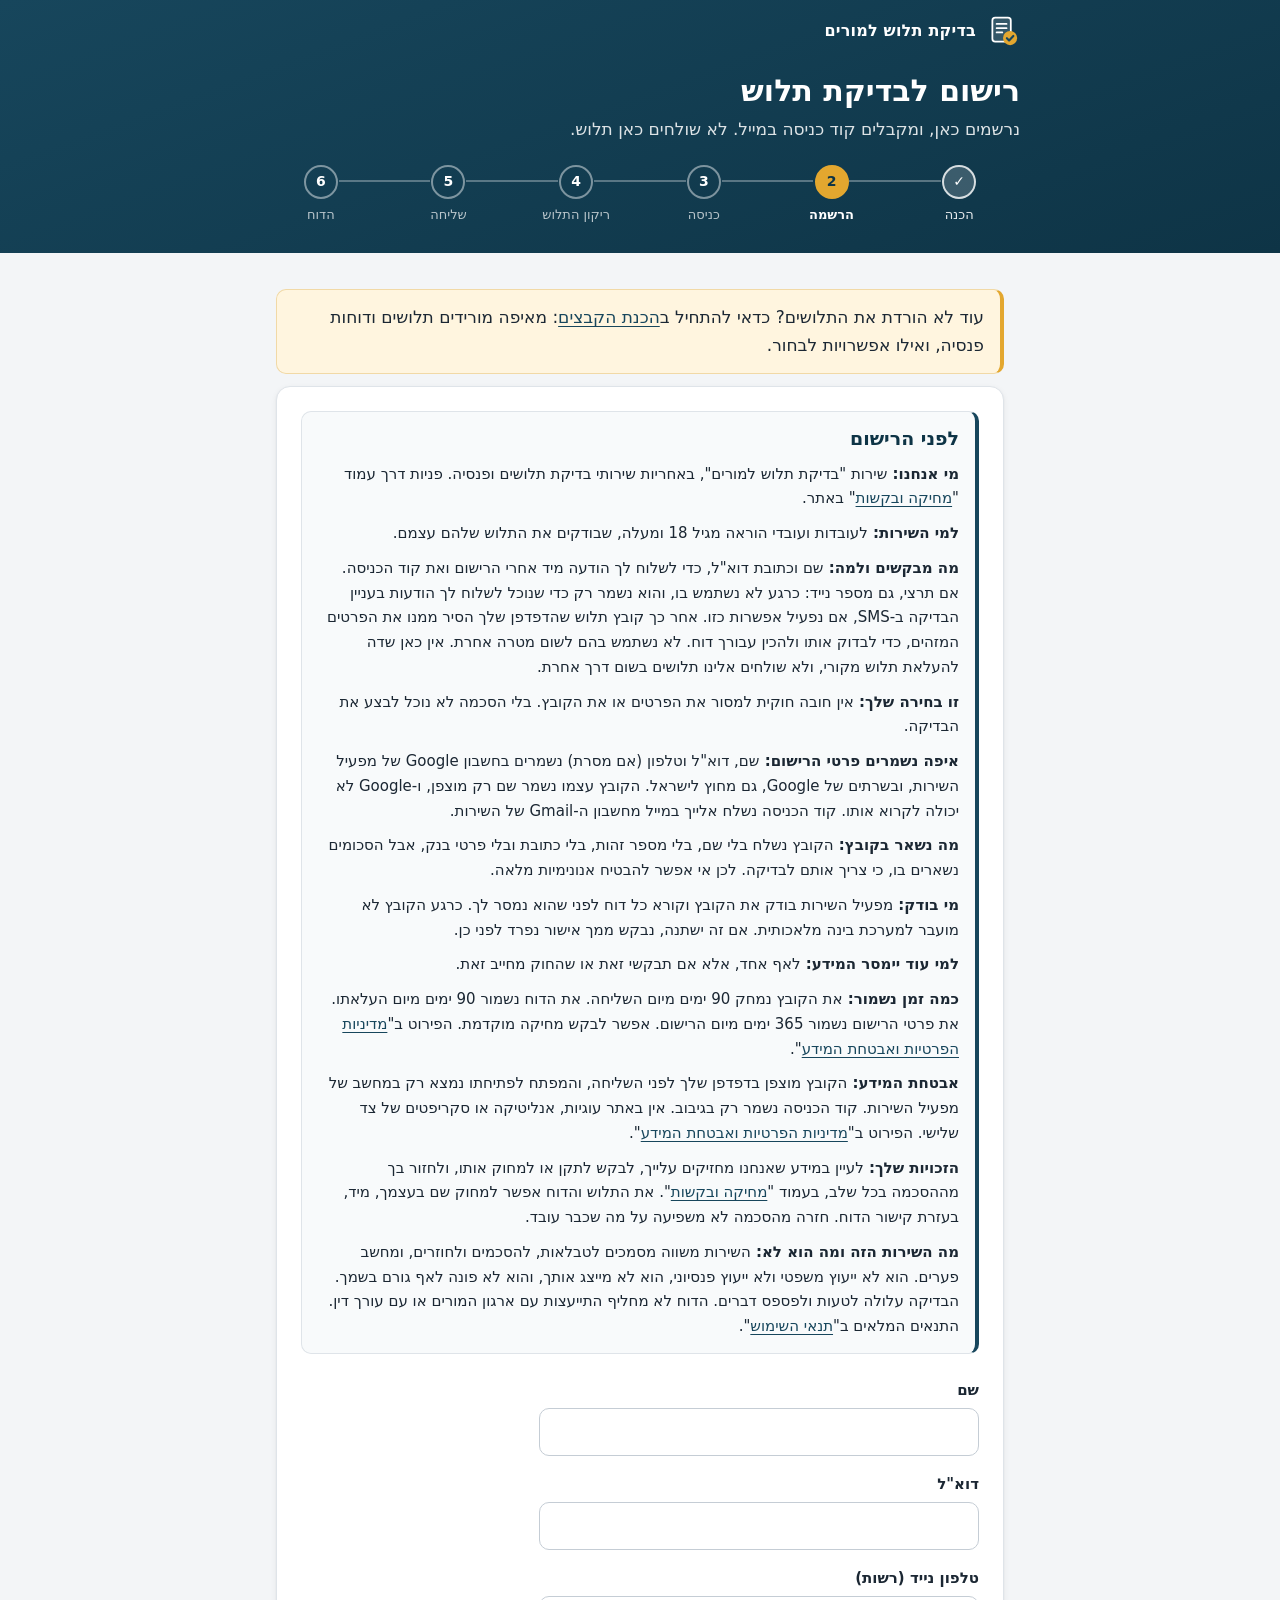
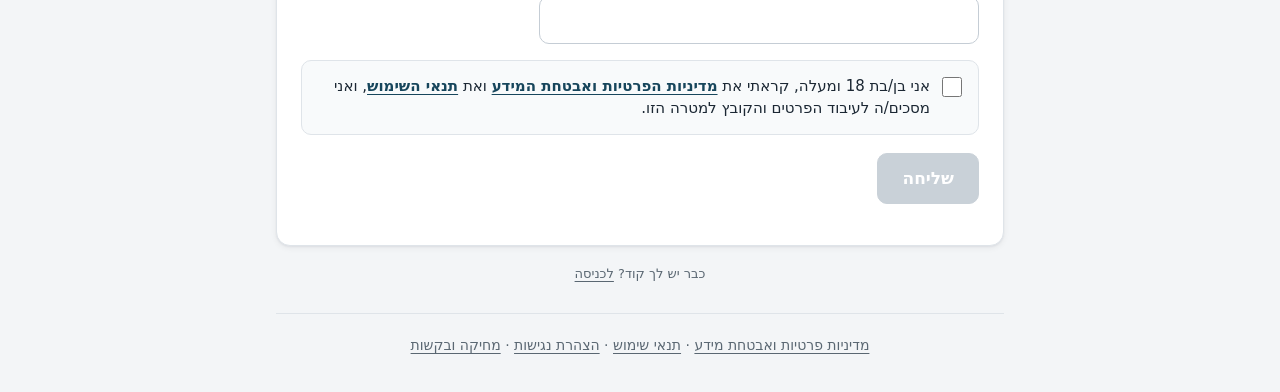
<file: register.html>
<!doctype html>
<html lang="he" dir="rtl">
<head>
<meta charset="utf-8">
<meta name="viewport" content="width=device-width, initial-scale=1">
<meta name="referrer" content="no-referrer">
<meta http-equiv="Content-Security-Policy" content="default-src 'none'; script-src 'self'; style-src 'self'; connect-src https://script.google.com/macros/s/AKfycbyGhnnzfXejxpYZVzX2U9uykm526udYM6G5hJUnQsLePHbiMElV_Y1z8CuSsRdPqZ1sxA/exec https://script.googleusercontent.com/macros/echo; img-src 'self'; form-action 'none'; base-uri 'none'">
<title>רישום לבדיקת תלוש</title>
<link rel="stylesheet" href="style.css">
</head>
<body>
<header>
  <div class="brandbar"><img src="logo.svg" alt="" width="34" height="34"><span>בדיקת תלוש למורים</span></div>
  <h1>רישום לבדיקת תלוש</h1>
  <p>נרשמים כאן, ומקבלים קוד כניסה במייל. לא שולחים כאן תלוש.</p>
  <ol class="stepper" aria-label="שלבי הבדיקה"><li class="done"><a href="prepare.html">הכנה</a></li><li aria-current="step"><a href="register.html">הרשמה</a></li><li><a href="index.html">כניסה</a></li><li>ריקון התלוש</li><li>שליחה</li><li>הדוח</li></ol>
</header>
<main>
  <section id="draft" class="draft" hidden>טיוטה: הנוסח עוד לא אושר בידי עורך דין. עמוד לבדיקה בלבד, לא לשימוש של מורות.</section>
  <p class="notice">עוד לא הורדת את התלושים? כדאי להתחיל ב<a href="prepare.html">הכנת הקבצים</a>: מאיפה מורידים תלושים ודוחות פנסיה, ואילו אפשרויות לבחור.</p>
  <section id="form">
    <div class="notice consent" id="notice"></div>
    <div class="fields">
      <label>שם
        <input type="text" id="name" autocomplete="name" maxlength="100">
      </label>
      <label>דוא"ל
        <input type="email" id="email" dir="ltr" autocomplete="email" inputmode="email" maxlength="254">
      </label>
      <label>טלפון נייד (רשות)
        <input type="tel" id="phone" dir="ltr" autocomplete="tel" inputmode="numeric" maxlength="14">
      </label>
      <div class="trap" aria-hidden="true">
        <label>אתר
          <input type="text" id="website" tabindex="-1" autocomplete="off">
        </label>
      </div>
    </div>
    <label class="check"><input type="checkbox" id="consent-data"> <span id="consent-data-text"></span></label>
    <label class="check" id="consent-ai-row" hidden><input type="checkbox" id="consent-ai"> <span id="consent-ai-text"></span></label>
    <button id="submit" type="button" disabled>שליחה</button>
    <p id="status" role="status" aria-live="polite"></p>
  </section>
  <section id="done" hidden>
    <h2>קיבלנו</h2>
    <p>קוד כניסה יישלח אלייך במייל. כשיגיע, אפשר <a href="index.html">להיכנס כאן</a>. כדאי לבדוק גם בתיקיית הספאם.</p>
    <p>הקוד לא הגיע אחרי כמה שעות? <a href="index.html#nocode">לבקשת קוד חדש</a></p>
  </section>
  <p class="small-link">כבר יש לך קוד? <a href="index.html">לכניסה</a></p>
  <p class="footer-links"><a href="privacy.html">מדיניות פרטיות ואבטחת מידע</a> · <a href="terms.html">תנאי שימוש</a> · <a href="accessibility.html">הצהרת נגישות</a> · <a href="delete.html">מחיקה ובקשות</a></p>
</main>
<script src="config.js"></script>
<script src="api.js"></script>
<script src="consent.js"></script>
<script src="register.js"></script>
</body>
</html>
</file>
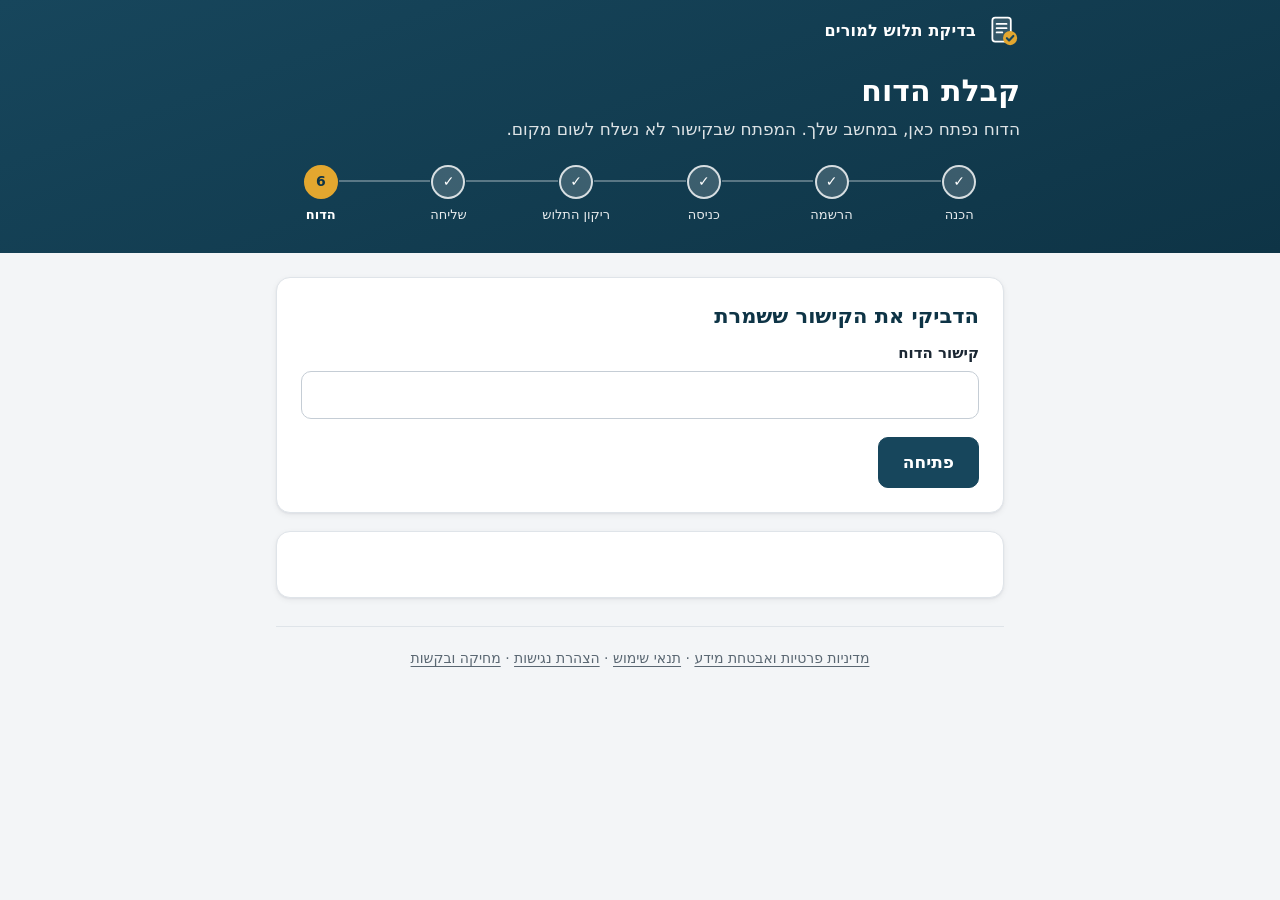
<file: report.html>
<!doctype html>
<html lang="he" dir="rtl">
<head>
<meta charset="utf-8">
<meta name="viewport" content="width=device-width, initial-scale=1">
<!-- The key sits after the # and is never sent. no-referrer keeps the address out of any other request. -->
<meta name="referrer" content="no-referrer">
<meta http-equiv="Content-Security-Policy" content="default-src 'none'; script-src 'self'; style-src 'self'; connect-src https://script.google.com/macros/s/AKfycbyGhnnzfXejxpYZVzX2U9uykm526udYM6G5hJUnQsLePHbiMElV_Y1z8CuSsRdPqZ1sxA/exec https://script.googleusercontent.com/macros/echo; img-src 'self'; form-action 'none'; base-uri 'none'">
<title>קבלת הדוח</title>
<link rel="stylesheet" href="style.css">
</head>
<body>
<header>
  <div class="brandbar"><img src="logo.svg" alt="" width="34" height="34"><span>בדיקת תלוש למורים</span></div>
  <h1>קבלת הדוח</h1>
  <p>הדוח נפתח כאן, במחשב שלך. המפתח שבקישור לא נשלח לשום מקום.</p>
  <ol class="stepper" aria-label="שלבי הבדיקה"><li class="done"><a href="prepare.html">הכנה</a></li><li class="done"><a href="register.html">הרשמה</a></li><li class="done"><a href="index.html">כניסה</a></li><li class="done">ריקון התלוש</li><li class="done">שליחה</li><li aria-current="step">הדוח</li></ol>
</header>
<main>
  <section id="ask" hidden>
    <h2>הדביקי את הקישור ששמרת</h2>
    <label>קישור הדוח
      <input type="text" id="code" dir="ltr" autocomplete="off">
    </label>
    <button id="open" type="button">פתיחה</button>
  </section>
  <section>
    <p id="status" role="status" aria-live="polite"></p>
    <a class="button" id="save" hidden>הורדת הדוח</a>
    <button id="again" type="button" hidden>בדיקה נוספת</button>
    <p class="hint" id="scope" hidden>הדוח הוא דוח ממצאים. הוא לא ייעוץ משפטי או פנסיוני, והוא עלול לטעות ולפספס דברים. פרטים בראש הדוח.</p>
    <div class="notice" id="resubmit-box" hidden>
      <p><strong>זה דוח שגיאה.</strong> אפשר להעלות שוב עם הקוד שבדוח. הקובץ החדש ייכנס לאותו תיק, והדוח המלא יגיע לקישור הזה. אין צורך לשמור קישור חדש.</p>
      <button id="resubmit" type="button" class="primary">העלאה חוזרת</button>
    </div>
    <p class="hint" id="erase-note" hidden>אחרי שהורדת את הדוח, אפשר <a id="erase" href="delete.html">למחוק מיד את התלוש והדוח מהשרת</a>. אחרת הם יימחקו אוטומטית בתום תקופת השמירה.</p>
  </section>
  <p class="footer-links"><a href="privacy.html">מדיניות פרטיות ואבטחת מידע</a> · <a href="terms.html">תנאי שימוש</a> · <a href="accessibility.html">הצהרת נגישות</a> · <a href="delete.html">מחיקה ובקשות</a></p>
</main>
<script src="config.js"></script>
<script src="api.js"></script>
<script src="crypto-box.js"></script>
<script src="report.js"></script>
</body>
</html>
</file>
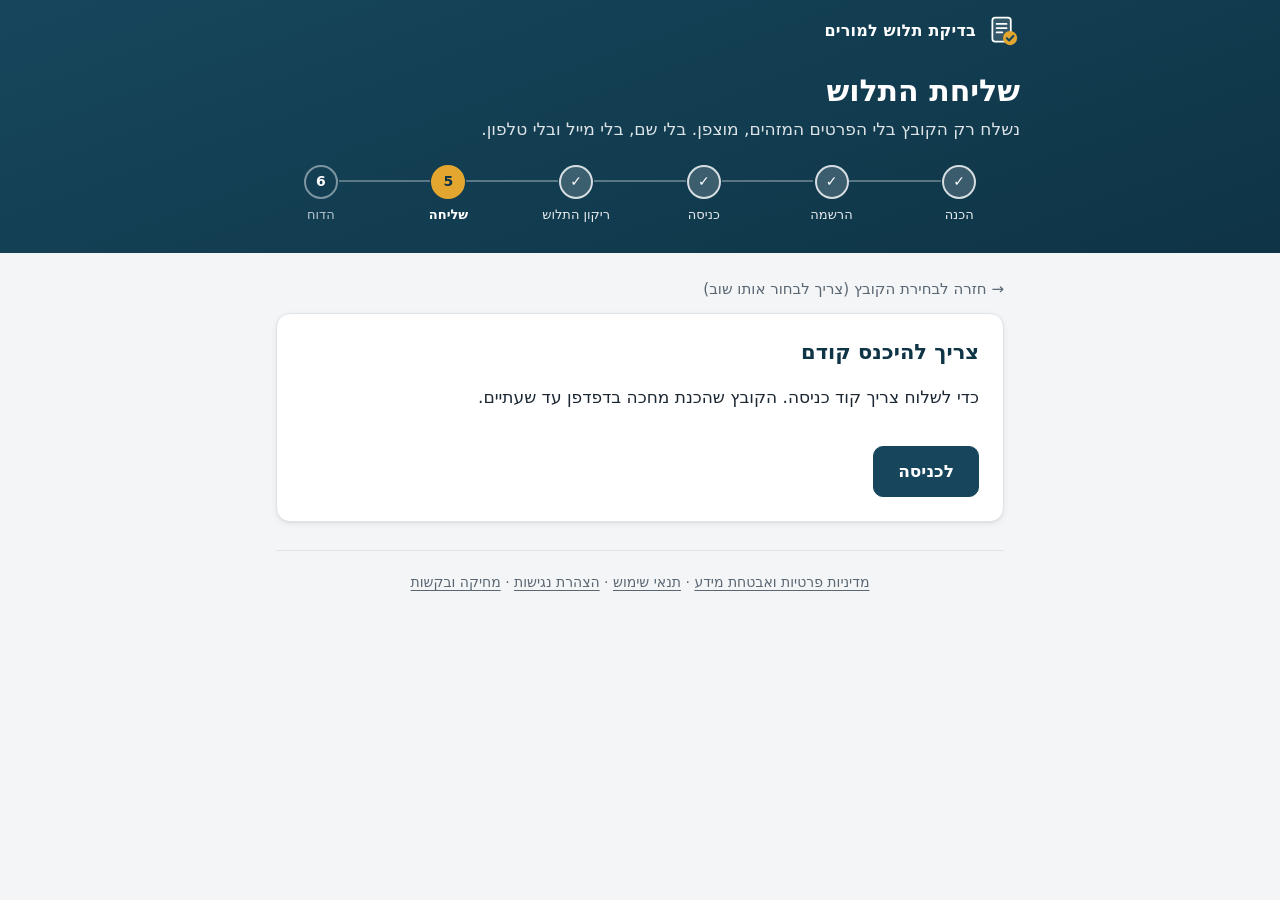
<file: send.html>
<!doctype html>
<html lang="he" dir="rtl">
<head>
<meta charset="utf-8">
<meta name="viewport" content="width=device-width, initial-scale=1">
<meta name="referrer" content="no-referrer">
<!-- connect-src holds only the server's two addresses. There is deliberately no file field on this page: it can
     send only what the blanking page handed over. -->
<meta http-equiv="Content-Security-Policy" content="default-src 'none'; script-src 'self'; style-src 'self'; connect-src https://script.google.com/macros/s/AKfycbyGhnnzfXejxpYZVzX2U9uykm526udYM6G5hJUnQsLePHbiMElV_Y1z8CuSsRdPqZ1sxA/exec https://script.googleusercontent.com/macros/echo; img-src 'self'; form-action 'none'; base-uri 'none'">
<title>שליחת התלוש</title>
<link rel="stylesheet" href="style.css">
</head>
<body>
<header>
  <div class="brandbar"><img src="logo.svg" alt="" width="34" height="34"><span>בדיקת תלוש למורים</span></div>
  <h1>שליחת התלוש</h1>
  <p>נשלח רק הקובץ בלי הפרטים המזהים, מוצפן. בלי שם, בלי מייל ובלי טלפון.</p>
  <ol class="stepper" aria-label="שלבי הבדיקה"><li class="done"><a href="prepare.html">הכנה</a></li><li class="done"><a href="register.html">הרשמה</a></li><li class="done"><a href="index.html">כניסה</a></li><li class="done">ריקון התלוש</li><li aria-current="step">שליחה</li><li>הדוח</li></ol>
</header>
<main>
  <p class="back-link" id="back"><a href="blank.html">→ חזרה לבחירת הקובץ (צריך לבחור אותו שוב)</a></p>
  <section id="missing" hidden>
    <h2 id="missing-title"></h2>
    <p id="missing-text"></p>
    <p><a id="missing-link" class="button" href="blank.html"></a></p>
  </section>

  <p class="notice" id="again-note" hidden><strong>העלאה חוזרת לאותו תיק.</strong> הקובץ החדש יחליף את הקודם, והדוח המלא יגיע לאותו קישור שכבר שמרת.</p>
  <section id="step-code" hidden>
    <h2 id="step-code-title">1. שמרי את קישור הדוח</h2>
    <p>בקישור הזה תפתחי את הדוח כשיהיה מוכן. <strong>זו הדרך היחידה להגיע אליו.</strong> אנחנו לא יודעים של מי הדוח, ולכן לא נוכל לשלוח אותו שוב או לשחזר את הקישור.</p>
    <p class="link-box" id="link" dir="ltr"></p>
    <div class="actions">
      <a class="button" id="by-mail" href="#">שלחי לעצמי במייל</a>
      <a class="button" id="by-sms" href="#">שלחי לעצמי בהודעה</a>
      <button id="share" type="button" hidden>שיתוף</button>
      <button id="copy" type="button">העתקה</button>
      <button id="download" type="button">הורדה</button>
    </div>
    <p id="copied" role="status" aria-live="polite"></p>
    <canvas id="qr" class="qr" role="img" aria-label="קוד QR של קישור הדוח"></canvas>
    <p class="hint">אפשר לצלם את הקוד בטלפון ולשמור אותו.</p>
    <label class="check"><input type="checkbox" id="saved"> <span>שמרתי את הקישור. <span class="hint">כשתסמני, ייפתח דף נפרד עם הקישור וקוד ה-QR. משאירים אותו פתוח, וחוזרים ללשונית הזו כדי לשלוח.</span></span></label>
    <p class="notice" id="keep-blocked" hidden>הדפדפן לא פתח דף נפרד. זה בסדר: אחרי השליחה הדף הזה יעבור בעצמו לדף עם הקישור וקוד ה-QR. עד אז הקישור מופיע כאן למעלה.</p>
  </section>

  <section id="step-send" hidden>
    <h2>2. שליחה</h2>
    <p id="summary"></p>
    <div class="notice consent" id="add-box">
      <p><strong>רוצה להוסיף עוד מסמך לאותו תיק?</strong> לפני השליחה אפשר להוסיף דוח מקרן הפנסיה או מקופת הגמל, דוח מקרן ההשתלמות, או כל מסמך אחר שיכול לעזור לבדיקה. הקישור לדוח לא ישתנה.</p>
      <div class="actions">
        <button id="add-pension" type="button">דוח מקרן פנסיה או קופת גמל</button>
        <button id="add-keren" type="button">דוח מקרן השתלמות</button>
        <button id="add-other" type="button">מסמך אחר</button>
      </div>
    </div>
    <p class="hint">ההצפנה והשליחה עשויות לקחת כמה דקות, ויותר בקובץ גדול או בחיבור איטי. לא לסגור את הלשונית עד שמופיע "נשלח".</p>
    <button id="send" type="button" disabled>הצפנה ושליחה</button>
    <div id="cancel-box">
      <p class="hint">בחרת קובץ לא נכון? אפשר להוציא אותו או לבטל, כל עוד לא לחצת "הצפנה ושליחה".</p>
      <div class="actions">
        <span id="drop-kinds"></span>
        <button id="cancel" type="button">ביטול השליחה</button>
      </div>
    </div>
    <progress id="progress" value="0" max="1" hidden></progress>
    <p id="status" role="status" aria-live="polite"></p>
    <button id="retry" type="button" hidden>נסי שוב</button>
  </section>

  <section id="done" hidden>
    <h2>נשלח</h2>
    <p>הקובץ התקבל. הדוח יהיה מוכן בתוך כמה ימים. כדי לראות אותו, היכנסי דרך הקישור ששמרת.</p>
    <p><a id="done-keep" class="button" href="#">לדף עם הקישור וקוד ה-QR</a></p>
  </section>
  <p class="footer-links"><a href="privacy.html">מדיניות פרטיות ואבטחת מידע</a> · <a href="terms.html">תנאי שימוש</a> · <a href="accessibility.html">הצהרת נגישות</a> · <a href="delete.html">מחיקה ובקשות</a></p>
</main>
<script src="config.js"></script>
<script src="api.js"></script>
<script src="crypto-box.js"></script>
<script src="handoff.js"></script>
<script src="vendor/qrcode.js"></script>
<script src="qr-draw.js"></script>
<script src="send.js"></script>
</body>
</html>
</file>
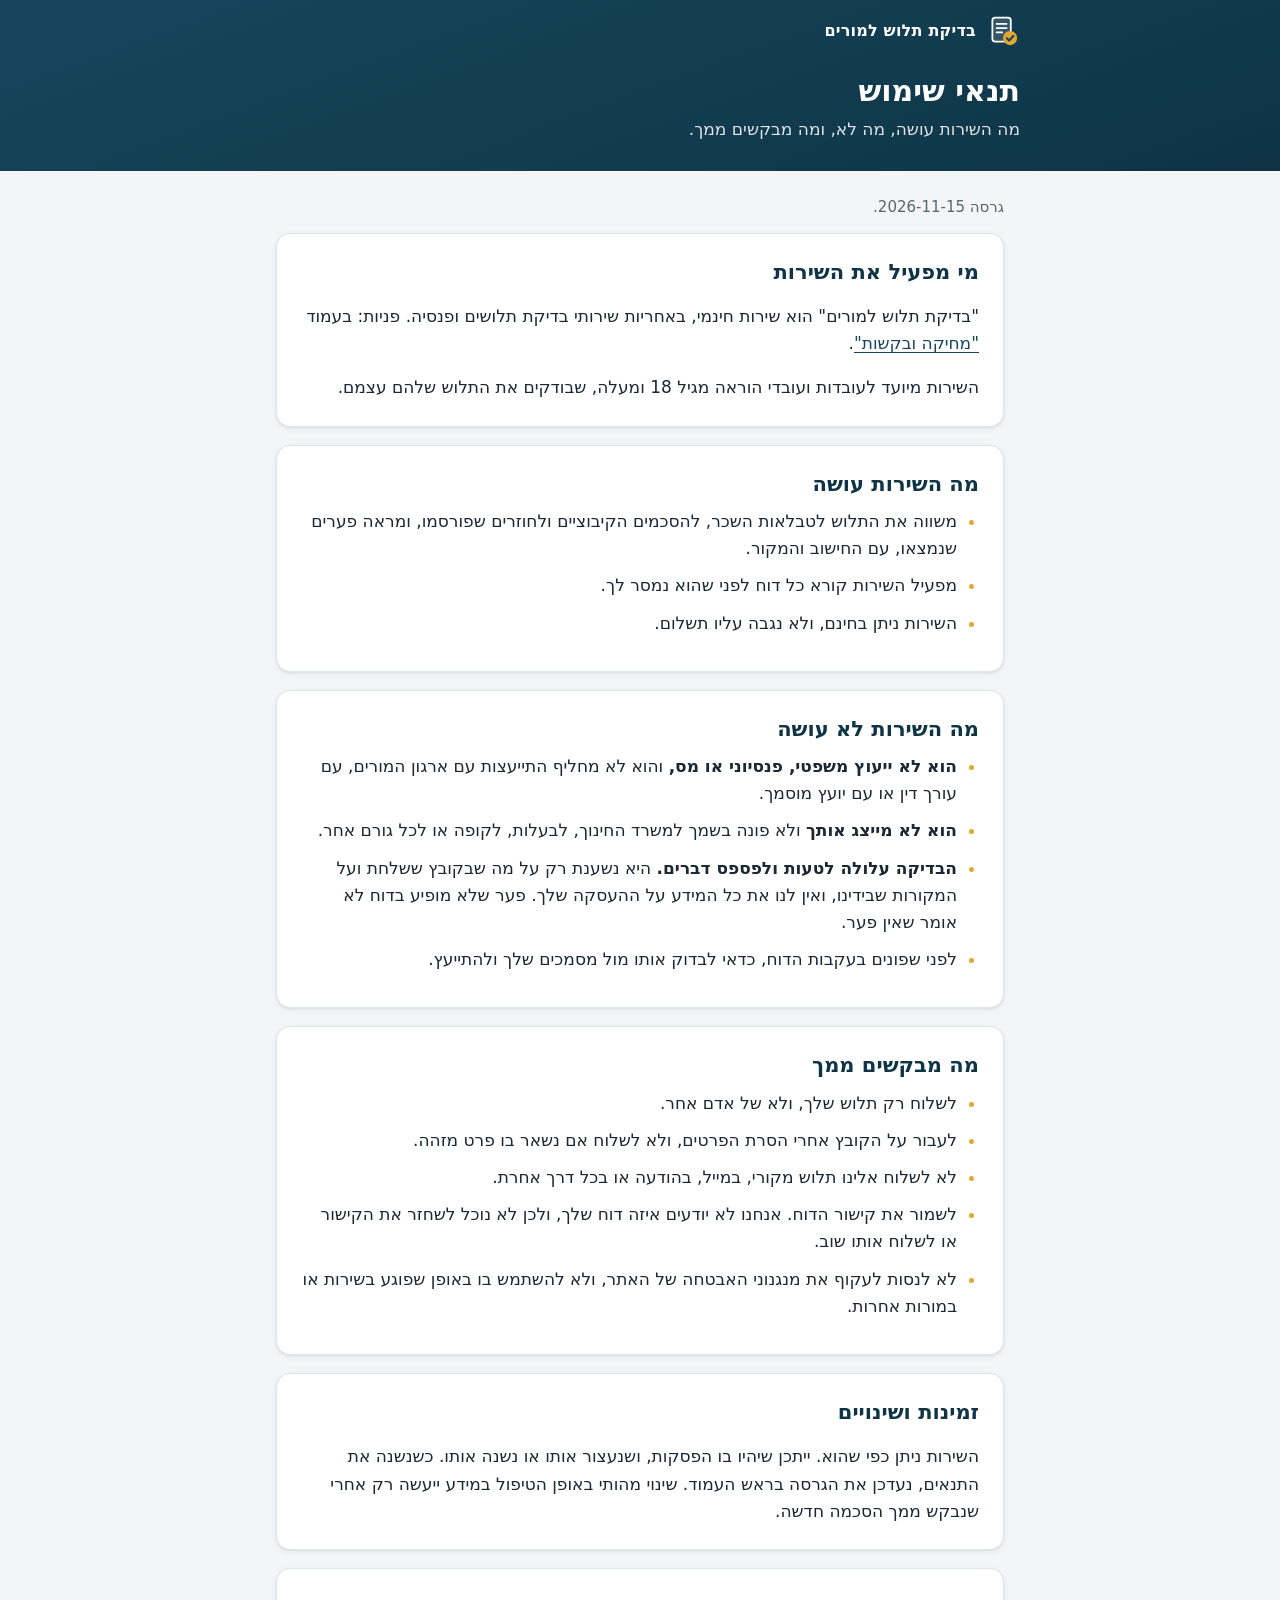
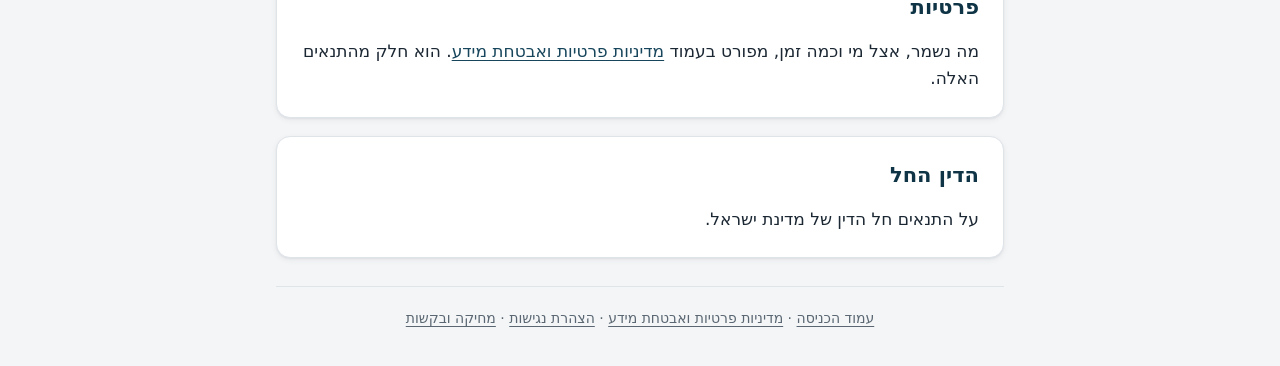
<file: terms.html>
<!doctype html>
<html lang="he" dir="rtl">
<head>
<meta charset="utf-8">
<meta name="viewport" content="width=device-width, initial-scale=1">
<meta name="referrer" content="no-referrer">
<!-- A page of text only: no scripts and no network. -->
<meta http-equiv="Content-Security-Policy" content="default-src 'none'; style-src 'self'; img-src 'self'; form-action 'none'; base-uri 'none'">
<title>תנאי שימוש</title>
<link rel="stylesheet" href="style.css">
</head>
<body>
<!-- Must agree with consent.js and privacy.html. Retention and providers are stated only in privacy.html, so they
     can't drift apart here. No words from נוהל_ציות_משפטי.md, section 6 ("מומחה", "מובטח", "בודק שכר מוסמך"). -->
<header>
  <div class="brandbar"><img src="logo.svg" alt="" width="34" height="34"><span>בדיקת תלוש למורים</span></div>
  <h1>תנאי שימוש</h1>
  <p>מה השירות עושה, מה לא, ומה מבקשים ממך.</p>
</header>
<main>
  <!-- Remove after a lawyer approved the wording (פרטיות_ואבטחה_לקחים_מתלושי.md, item 7). -->
  <p class="hint">גרסה 2026-11-15.</p>

  <section>
    <h2>מי מפעיל את השירות</h2>
    <p>"בדיקת תלוש למורים" הוא שירות חינמי, באחריות שירותי בדיקת תלושים ופנסיה. פניות: בעמוד <a href="delete.html">"מחיקה ובקשות"</a>.</p>
    <p>השירות מיועד לעובדות ועובדי הוראה מגיל 18 ומעלה, שבודקים את התלוש שלהם עצמם.</p>
  </section>

  <section>
    <h2>מה השירות עושה</h2>
    <ul class="points">
      <li>משווה את התלוש לטבלאות השכר, להסכמים הקיבוציים ולחוזרים שפורסמו, ומראה פערים שנמצאו, עם החישוב והמקור.</li>
      <li>מפעיל השירות קורא כל דוח לפני שהוא נמסר לך.</li>
      <li>השירות ניתן בחינם, ולא נגבה עליו תשלום.</li>
    </ul>
  </section>

  <section>
    <h2>מה השירות לא עושה</h2>
    <ul class="points">
      <li><strong>הוא לא ייעוץ משפטי, פנסיוני או מס,</strong> והוא לא מחליף התייעצות עם ארגון המורים, עם עורך דין או עם יועץ מוסמך.</li>
      <li><strong>הוא לא מייצג אותך</strong> ולא פונה בשמך למשרד החינוך, לבעלות, לקופה או לכל גורם אחר.</li>
      <li><strong>הבדיקה עלולה לטעות ולפספס דברים.</strong> היא נשענת רק על מה שבקובץ ששלחת ועל המקורות שבידינו, ואין לנו את כל המידע על ההעסקה שלך. פער שלא מופיע בדוח לא אומר שאין פער.</li>
      <li>לפני שפונים בעקבות הדוח, כדאי לבדוק אותו מול מסמכים שלך ולהתייעץ.</li>
    </ul>
  </section>

  <section>
    <h2>מה מבקשים ממך</h2>
    <ul class="points">
      <li>לשלוח רק תלוש שלך, ולא של אדם אחר.</li>
      <li>לעבור על הקובץ אחרי הסרת הפרטים, ולא לשלוח אם נשאר בו פרט מזהה.</li>
      <li>לא לשלוח אלינו תלוש מקורי, במייל, בהודעה או בכל דרך אחרת.</li>
      <li>לשמור את קישור הדוח. אנחנו לא יודעים איזה דוח שלך, ולכן לא נוכל לשחזר את הקישור או לשלוח אותו שוב.</li>
      <li>לא לנסות לעקוף את מנגנוני האבטחה של האתר, ולא להשתמש בו באופן שפוגע בשירות או במורות אחרות.</li>
    </ul>
  </section>

  <section>
    <h2>זמינות ושינויים</h2>
    <p>השירות ניתן כפי שהוא. ייתכן שיהיו בו הפסקות, ושנעצור אותו או נשנה אותו. כשנשנה את התנאים, נעדכן את הגרסה בראש העמוד. שינוי מהותי באופן הטיפול במידע ייעשה רק אחרי שנבקש ממך הסכמה חדשה.</p>
  </section>

  <section>
    <h2>פרטיות</h2>
    <p>מה נשמר, אצל מי וכמה זמן, מפורט בעמוד <a href="privacy.html">מדיניות פרטיות ואבטחת מידע</a>. הוא חלק מהתנאים האלה.</p>
  </section>

  <section>
    <h2>הדין החל</h2>
    <p>על התנאים חל הדין של מדינת ישראל.</p>
  </section>

  <p class="footer-links"><a href="index.html">עמוד הכניסה</a> · <a href="privacy.html">מדיניות פרטיות ואבטחת מידע</a> · <a href="accessibility.html">הצהרת נגישות</a> · <a href="delete.html">מחיקה ובקשות</a></p>
</main>
</body>
</html>
</file>
<file: style.css>
/* One stylesheet for every page. System fonts only: a web font would add a provider that sees the teachers' IP
   address, and the CSP allows styles from this site alone (no inline styles either). */
:root {
  --bg: #f3f5f7; --card: #fff; --ink: #1b2733; --muted: #5a6772; --line: #dfe4e9; --line-strong: #c5cdd5;
  --brand: #17465c; --brand-dark: #0e3446; --brand-soft: #e7f0f4; --brand-ring: #9cc3d5;
  --accent: #e3a72f; --accent-soft: #fff5df;
  --gap: #b3261e; --gap-soft: #fdeceb; --review: #8a5a00; --ok: #1a7f4b; --ok-soft: #e7f5ee; --none: #5a6772;
  --radius: 14px; --radius-sm: 10px;
  --shadow: 0 1px 2px rgba(16, 24, 40, .05), 0 2px 6px rgba(16, 24, 40, .06);
}
* { box-sizing: border-box; }
[hidden] { display: none !important; } /* label and a.button set display, which would otherwise beat the attribute. */

body {
  margin: 0; background: var(--bg); color: var(--ink);
  font: 17px/1.6 system-ui, "Segoe UI", "Noto Sans Hebrew", Arial, sans-serif;
  -webkit-text-size-adjust: 100%;
}
a { color: var(--brand); text-underline-offset: 3px; }
a:hover { color: var(--brand-dark); }
strong { font-weight: 650; }

/* Header: brand bar, page title, and on the five steps a step bar. */
header {
  background: linear-gradient(160deg, var(--brand) 0%, var(--brand-dark) 100%); color: #fff;
  padding: 0 16px 28px;
}
header > * { max-width: 760px; margin-inline: auto; }
.brandbar { display: flex; align-items: center; gap: 10px; padding: 14px 0 18px; font-weight: 650; font-size: 16px; letter-spacing: .2px; }
.brandbar img { width: 34px; height: 34px; }
header h1 { margin: 6px auto 6px; font-size: 30px; line-height: 1.25; font-weight: 700; }
header p { margin-top: 0; margin-bottom: 0; color: rgba(255, 255, 255, .86); }
header p strong { color: #fff; }

ol.stepper { list-style: none; display: flex; gap: 6px; padding: 0; margin-top: 22px; margin-bottom: 0; counter-reset: step; }
ol.stepper li {
  flex: 1; counter-increment: step; display: flex; flex-direction: column; align-items: center; gap: 6px;
  font-size: 13px; color: rgba(255, 255, 255, .7); text-align: center; position: relative;
}
ol.stepper li::before {
  content: counter(step); width: 30px; height: 30px; border-radius: 50%; display: grid; place-items: center;
  font-weight: 700; font-size: 14px; border: 2px solid rgba(255, 255, 255, .45); color: #fff; background: transparent;
  position: relative; z-index: 1;
}
ol.stepper li + li::after { /* The line to the previous step, which in right-to-left is on the right. */
  content: ""; position: absolute; top: 15px; inset-inline-end: calc(50% + 18px); width: calc(100% - 30px);
  height: 2px; background: rgba(255, 255, 255, .3);
}
ol.stepper li a { color: inherit; text-decoration: none; }
ol.stepper li a::after { content: ""; position: absolute; inset: 0; z-index: 2; } /* The whole step, circle too, is the link. */
ol.stepper li:has(a):hover { color: #fff; }
ol.stepper li:has(a):hover::before { border-color: #fff; }
ol.stepper li a:focus-visible { outline: 3px solid var(--accent); outline-offset: 3px; border-radius: 4px; }
ol.stepper li.done { color: rgba(255, 255, 255, .9); }
ol.stepper li.done::before { content: "✓"; background: rgba(255, 255, 255, .18); border-color: rgba(255, 255, 255, .8); }
ol.stepper li[aria-current="step"] { color: #fff; font-weight: 650; }
ol.stepper li[aria-current="step"]::before { background: var(--accent); border-color: var(--accent); color: var(--brand-dark); }

/* Layout and cards. */
main { max-width: 760px; margin: 0 auto; padding: 24px 16px 8px; }
main.wide { max-width: 980px; }
section {
  background: var(--card); border: 1px solid var(--line); border-radius: var(--radius); box-shadow: var(--shadow);
  padding: 24px; margin-bottom: 18px;
}
h2 { margin: 0 0 10px; font-size: 21px; line-height: 1.35; font-weight: 700; color: var(--brand-dark); }
h3 { margin: 22px 0 6px; font-size: 17px; }
section > p:last-child, section > ul:last-child, section > ol:last-child { margin-bottom: 0; }
section > p:first-child { margin-top: 0; }
.hint { color: var(--muted); margin: 0 0 14px; font-size: 15px; }
.grid { display: grid; grid-template-columns: repeat(auto-fit, minmax(240px, 1fr)); gap: 12px; }

/* Callouts. */
.notice {
  background: var(--accent-soft); border: 1px solid #f1d9a6; border-inline-start: 4px solid var(--accent);
  border-radius: var(--radius-sm); padding: 14px 16px; margin: 12px 0;
}
.notice p { margin: 0 0 8px; }
.notice p:last-child { margin-bottom: 0; }
.notice.consent {
  background: #f8fafb; border: 1px solid var(--line); border-inline-start: 4px solid var(--brand);
  font-size: 15px; line-height: 1.65; margin-top: 0; margin-bottom: 24px;
}
.notice.consent h2 { font-size: 19px; }
.draft {
  background: var(--gap-soft); border: 1px solid #f3b7b2; color: var(--gap); font-weight: 600; box-shadow: none;
  border-radius: var(--radius-sm); padding: 12px 16px;
}
body > .draft { border-radius: 0; border-width: 0 0 1px; margin: 0; text-align: center; font-size: 15px; }

[role="status"]:not(:empty) {
  background: var(--brand-soft); border-inline-start: 4px solid var(--brand); border-radius: var(--radius-sm);
  padding: 10px 14px; margin: 14px 0 0; font-size: 15px;
}
[role="status"].error { background: var(--gap-soft); border-inline-start-color: var(--gap); color: var(--gap); font-weight: 600; }
#status.error { color: var(--gap); font-weight: 600; }

/* Forms. */
label { display: flex; flex-direction: column; gap: 6px; font-size: 15px; font-weight: 600; color: var(--ink); }
.fields { display: grid; gap: 16px; max-width: 440px; margin-top: 6px; }
input[type="text"], input[type="email"], input[type="tel"], input[type="month"], select {
  font: inherit; font-weight: 400; min-height: 48px; padding: 10px 14px; width: 100%; max-width: 100%;
  border: 1.5px solid var(--line-strong); border-radius: var(--radius-sm); background: #fff; color: inherit;
  transition: border-color .15s, box-shadow .15s;
}
input[type="text"]:hover, input[type="tel"]:hover, select:hover { border-color: #9aa7b3; }
input:focus, select:focus { outline: none; border-color: var(--brand); box-shadow: 0 0 0 4px var(--brand-soft); }
input[dir="ltr"] { text-align: left; }
select { appearance: auto; }

input[type="file"] {
  font: inherit; font-size: 15px; width: 100%; max-width: 100%; padding: 22px 16px; color: var(--muted);
  border: 2px dashed var(--line-strong); border-radius: var(--radius); background: #f8fafb; cursor: pointer;
}
input[type="file"]:hover { border-color: var(--brand); background: var(--brand-soft); }
input[type="file"]::file-selector-button {
  font: inherit; font-weight: 600; margin-inline-end: 14px; padding: 10px 18px; border-radius: var(--radius-sm);
  border: 1.5px solid var(--brand); background: #fff; color: var(--brand); cursor: pointer;
}

/* The file field as a large choice area. The input stays focusable and clickable for keyboards and screen readers,
   only out of sight; the label around it opens the picker. */
label.dropzone {
  position: relative; display: flex; flex-direction: column; align-items: center; gap: 4px; text-align: center;
  padding: 30px 16px; border: 2px dashed var(--line-strong); border-radius: var(--radius); background: #f8fafb;
  cursor: pointer; transition: border-color .15s, background .15s;
}
label.dropzone:hover, label.dropzone:focus-within { border-color: var(--brand); background: var(--brand-soft); }
label.dropzone input { position: absolute; inset: 0; width: 100%; height: 100%; opacity: 0; cursor: pointer; }
label.dropzone .dz-title {
  display: inline-flex; align-items: center; min-height: 48px; padding: 11px 24px; border-radius: var(--radius-sm);
  background: var(--brand); color: #fff; font-weight: 650;
}
label.dropzone .dz-hint { font-weight: 400; font-size: 14px; color: var(--muted); margin-top: 6px; }

label.check {
  flex-direction: row; align-items: flex-start; gap: 12px; margin-top: 16px; padding: 14px 16px;
  font-weight: 500; line-height: 1.5; border: 1.5px solid var(--line); border-radius: var(--radius-sm);
  background: #f8fafb; cursor: pointer;
}
label.check:hover { border-color: var(--line-strong); }
label.check:has(input:checked) { border-color: var(--brand); background: var(--brand-soft); }
label.check input { width: 20px; height: 20px; margin: 2px 0 0; flex: none; accent-color: var(--brand); cursor: pointer; }

/* Buttons: the main action is filled, others in a row are outlined. */
button, a.button {
  font: inherit; font-weight: 650; display: inline-flex; align-items: center; justify-content: center; gap: 8px;
  min-height: 48px; padding: 11px 24px; margin-top: 18px; border-radius: var(--radius-sm); border: 1.5px solid var(--brand);
  background: var(--brand); color: #fff; cursor: pointer; text-decoration: none; max-width: 100%;
  transition: background .15s, border-color .15s, box-shadow .15s;
}
button:hover, a.button:hover { background: var(--brand-dark); border-color: var(--brand-dark); color: #fff; }
button:disabled, button:disabled:hover {
  background: #c9d1d8; border-color: #c9d1d8; color: #fff; cursor: not-allowed; opacity: 1;
}
.actions { display: flex; flex-wrap: wrap; gap: 10px; }
.actions button, .actions a.button, button.secondary { margin-top: 18px; background: #fff; color: var(--brand); }
.actions button:hover, .actions a.button:hover, button.secondary:hover { background: var(--brand-soft); color: var(--brand-dark); }
.actions button.primary, .actions a.button.primary { background: var(--brand); color: #fff; }
.actions button.primary:hover, .actions a.button.primary:hover { background: var(--brand-dark); color: #fff; }
.actions button:disabled, button.secondary:disabled { background: #fff; color: #9aa7b3; border-color: #d3dae0; }
button.danger { background: var(--gap); border-color: var(--gap); }
button.danger:hover { background: #8f1e18; border-color: #8f1e18; }
button.danger:disabled { background: #e6c4c1; border-color: #e6c4c1; }
button:focus-visible, a:focus-visible, input:focus-visible, select:focus-visible, label.check:focus-within {
  outline: 3px solid var(--brand-ring); outline-offset: 2px;
}

/* The phone app: the codes, large enough to read out. */
ol.codes { list-style: none; padding: 0; margin: 18px 0 6px; display: grid; gap: 8px; }
ol.codes li {
  display: flex; align-items: center; justify-content: space-between; gap: 10px; flex-wrap: wrap;
  padding: 10px 12px; border: 1.5px solid var(--line); border-radius: var(--radius-sm); background: #f8fafb;
}
ol.codes .code {
  font: 700 24px/1.2 ui-monospace, Consolas, monospace; letter-spacing: 2px; direction: ltr; color: var(--brand-dark);
}
ol.codes a.button { margin-top: 0; min-height: 40px; padding: 6px 14px; font-size: 15px; width: auto; background: #fff; color: var(--brand); }
ol.codes a.button:hover { background: var(--brand-soft); color: var(--brand-dark); }
#make { width: 100%; font-size: 20px; min-height: 64px; margin-top: 0; }

/* "Back" above the first card of a step. */
.back-link { margin: 0 0 12px; font-size: 15px; }
.back-link a { color: var(--muted); text-decoration: none; }
.back-link a:hover { color: var(--brand); text-decoration: underline; }

/* A quiet line under the form, such as "already have a code?" on the registration page. */
.small-link { text-align: center; font-size: 13px; color: var(--muted); margin: 14px 0 0; }
.small-link a { color: var(--muted); }
a.button.secondary { background: #fff; color: var(--brand); }
a.button.secondary:hover { background: var(--brand-soft); color: var(--brand-dark); }

/* Send and report pages. */
.link-box {
  background: #f1f5f7; border: 1.5px dashed var(--line-strong); border-radius: var(--radius-sm); padding: 12px 14px;
  overflow-wrap: anywhere; font-family: ui-monospace, Consolas, monospace; font-size: 14px; color: var(--brand-dark);
}
canvas.qr {
  display: block; width: 200px; max-width: 100%; height: auto; margin: 20px auto 8px; padding: 10px;
  background: #fff; border: 1px solid var(--line); border-radius: var(--radius-sm);
}
progress { display: block; width: 100%; height: 10px; margin-top: 16px; accent-color: var(--brand); }
img.page {
  display: block; width: 100%; max-width: 820px; margin: 16px auto; border: 1px solid var(--line);
  border-radius: 6px; background: #fff; box-shadow: var(--shadow);
}
#pages { margin-top: 8px; }
/* Pension report pages: the image with her own black boxes on top. */
.sheet { position: relative; width: 100%; max-width: 820px; margin: 16px auto; border: 1px solid var(--line);
  border-radius: 6px; background: #fff; box-shadow: var(--shadow); overflow: hidden; user-select: none; }
.sheet img { display: block; width: 100%; }
.sheet.marking { cursor: crosshair; touch-action: none; outline: 3px solid var(--brand-ring); }
.sheet .mark { position: absolute; background: #000; }
/* Our suggested boxes: black while on; switched off they leave a red frame so she can bring them back. */
.sheet .auto { position: absolute; display: block; margin: 0; padding: 0; min-height: 0; min-width: 0; width: auto;
  border: 0; border-radius: 0; background: #000; box-shadow: none; cursor: pointer; }
.sheet .auto:hover { background: #000; outline: 2px solid var(--accent); }
.sheet .auto.off { background: transparent; outline: 2px dashed var(--gap); outline-offset: -1px; }
.sheet .auto.off:hover { background: rgba(200, 40, 30, .08); }
.sheet .auto.locked { cursor: default; }
.sheet .auto.locked:hover { outline: none; }
.sheet.marking .auto { pointer-events: none; }

/* Text pages. */
ul.points, ol.steps { margin: 0; padding-inline-start: 22px; }
ul.points li, ol.steps li { margin-bottom: 10px; }
ul.points li::marker { color: var(--accent); }
ol.steps li::marker { color: var(--brand); font-weight: 700; }
ol.toc { margin: 8px 0 0; padding-inline-start: 22px; columns: 2 220px; column-gap: 24px; }
ol.toc li { margin-bottom: 4px; break-inside: avoid; }
section[id] { scroll-margin-top: 12px; }
label.check a { font-weight: 650; }
.consent p { margin: 0 0 10px; }

/* Tables (privacy page, and the local check page). */
.table-wrap { overflow-x: auto; margin-top: 12px; border: 1px solid var(--line); border-radius: var(--radius-sm); }
table { border-collapse: collapse; width: 100%; font-size: 15px; }
th, td { border-bottom: 1px solid var(--line); padding: 10px 12px; text-align: right; vertical-align: top; }
tr:last-child td { border-bottom: 0; }
th { background: var(--brand-soft); color: var(--brand-dark); white-space: nowrap; font-weight: 650; }
tbody tr:nth-child(even) td { background: #fafbfc; }
td.num { direction: ltr; text-align: right; white-space: nowrap; }
.cards { display: grid; grid-template-columns: repeat(auto-fit, minmax(130px, 1fr)); gap: 10px; margin-bottom: 12px; }
.card { border: 1px solid var(--line); border-radius: var(--radius-sm); padding: 12px; text-align: center; background: #fff; }
.card b { display: block; font-size: 26px; }
.s-gap { color: var(--gap); font-weight: 600; }
.s-review { color: var(--review); font-weight: 600; }
.s-ok { color: var(--ok); }
.s-not_checked { color: var(--none); }

/* The hidden field for robots. Moving it off screen would widen a right-to-left page. */
.trap { position: absolute; width: 1px; height: 1px; overflow: hidden; clip-path: inset(50%); opacity: 0; pointer-events: none; }

.footer-links {
  text-align: center; font-size: 14px; color: var(--muted); margin: 28px 0 0; padding: 20px 0 28px;
  border-top: 1px solid var(--line);
}
.footer-links a { color: var(--muted); }
.footer-links a:hover { color: var(--brand); }

@media (max-width: 560px) {
  body { font-size: 16px; }
  header { padding-bottom: 22px; }
  header h1 { font-size: 24px; }
  main { padding: 16px 12px 4px; }
  section { padding: 18px 16px; border-radius: 12px; }
  h2 { font-size: 19px; }
  ol.stepper li { font-size: 11.5px; }
  ol.stepper li::before { width: 26px; height: 26px; font-size: 13px; }
  ol.stepper li + li::after { top: 13px; inset-inline-end: calc(50% + 16px); width: calc(100% - 26px); }
  button, a.button { width: 100%; }
  .actions button, .actions a.button { flex: 1 1 140px; width: auto; }
  /* Text tables (class "stack") turn into one card per row: the first cell is its title. */
  .table-wrap.stack { border: 0; overflow: visible; }
  .stack table, .stack tbody, .stack tr, .stack td { display: block; width: 100%; }
  .stack thead { display: none; }
  .stack tr { border: 1px solid var(--line); border-radius: var(--radius-sm); padding: 10px 14px; margin-bottom: 10px; background: #fff; }
  .stack tbody tr:nth-child(even) td { background: transparent; }
  .stack td { border: 0; padding: 2px 0; }
  .stack td:first-child { font-weight: 650; color: var(--brand-dark); padding-bottom: 6px; }
  .stack td + td { color: var(--muted); font-size: 15px; }
}

@media (prefers-reduced-motion: reduce) { * { transition: none !important; } }
</file>
